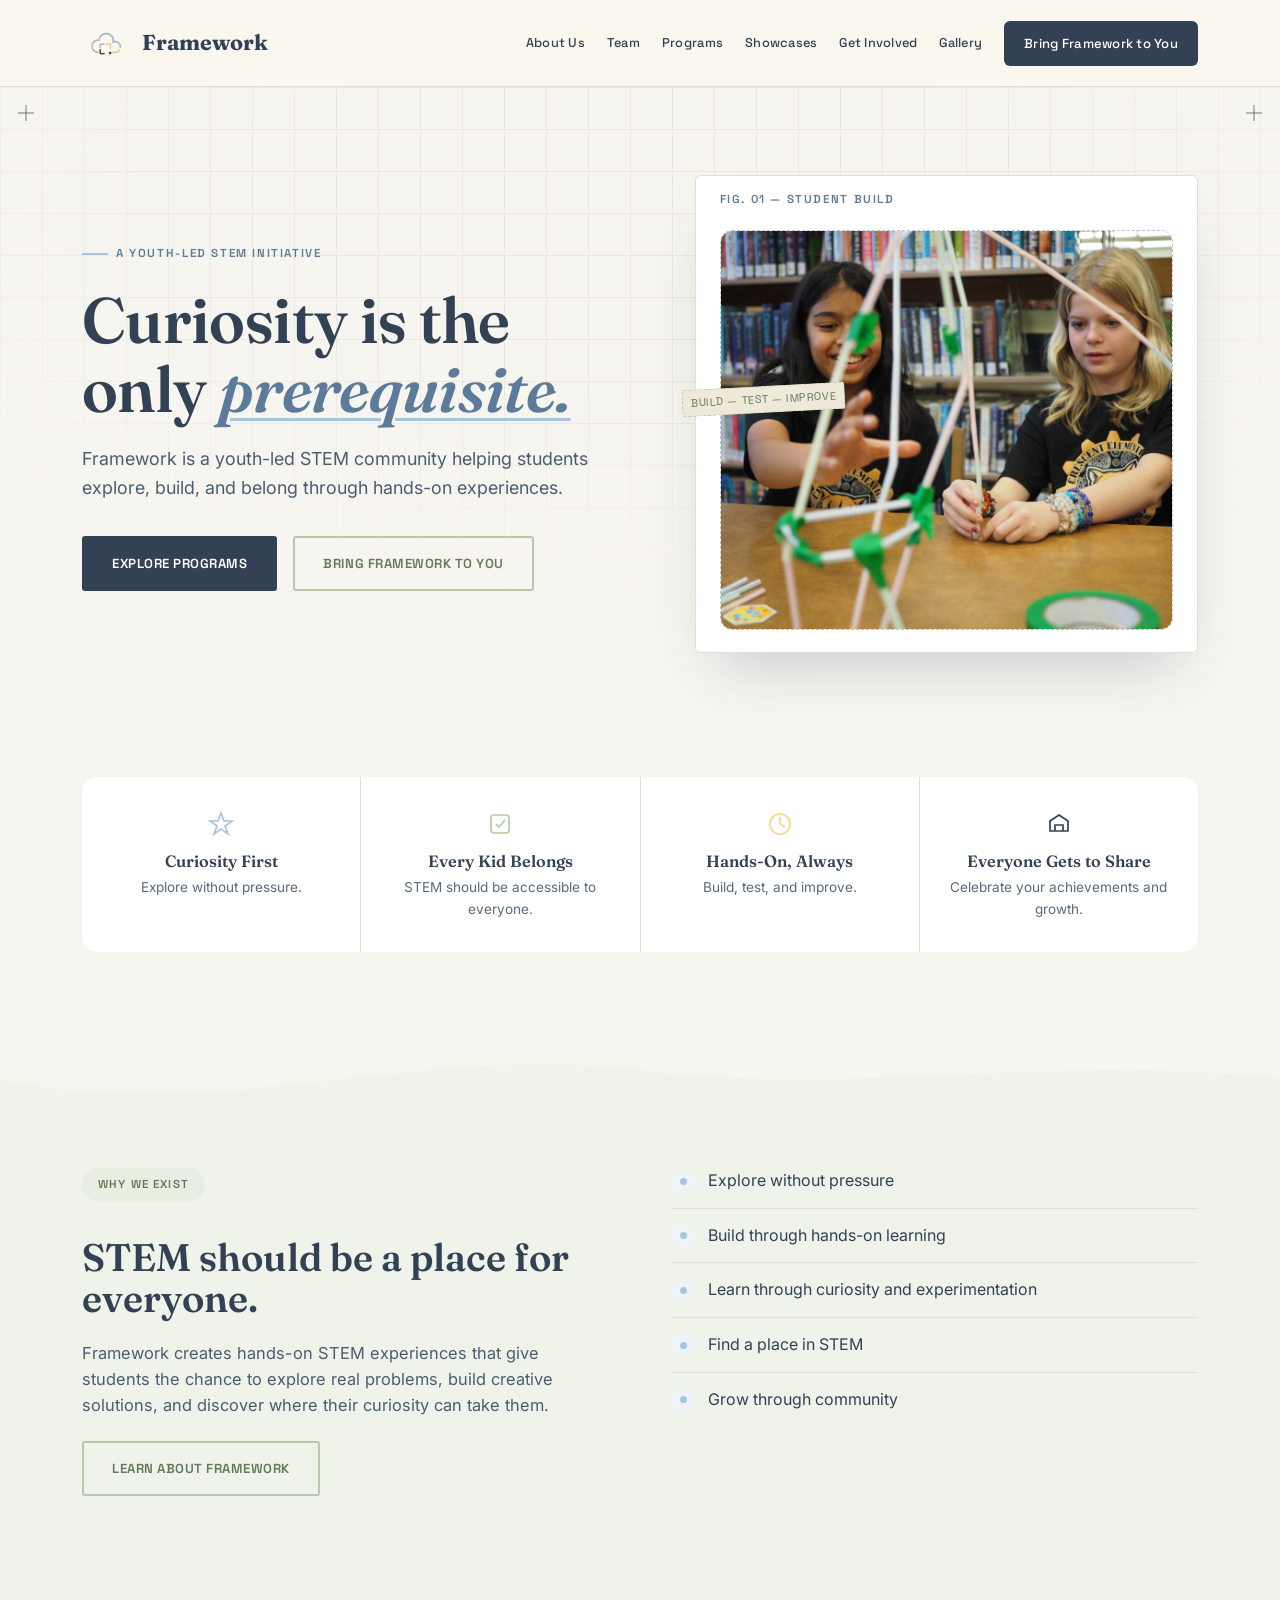
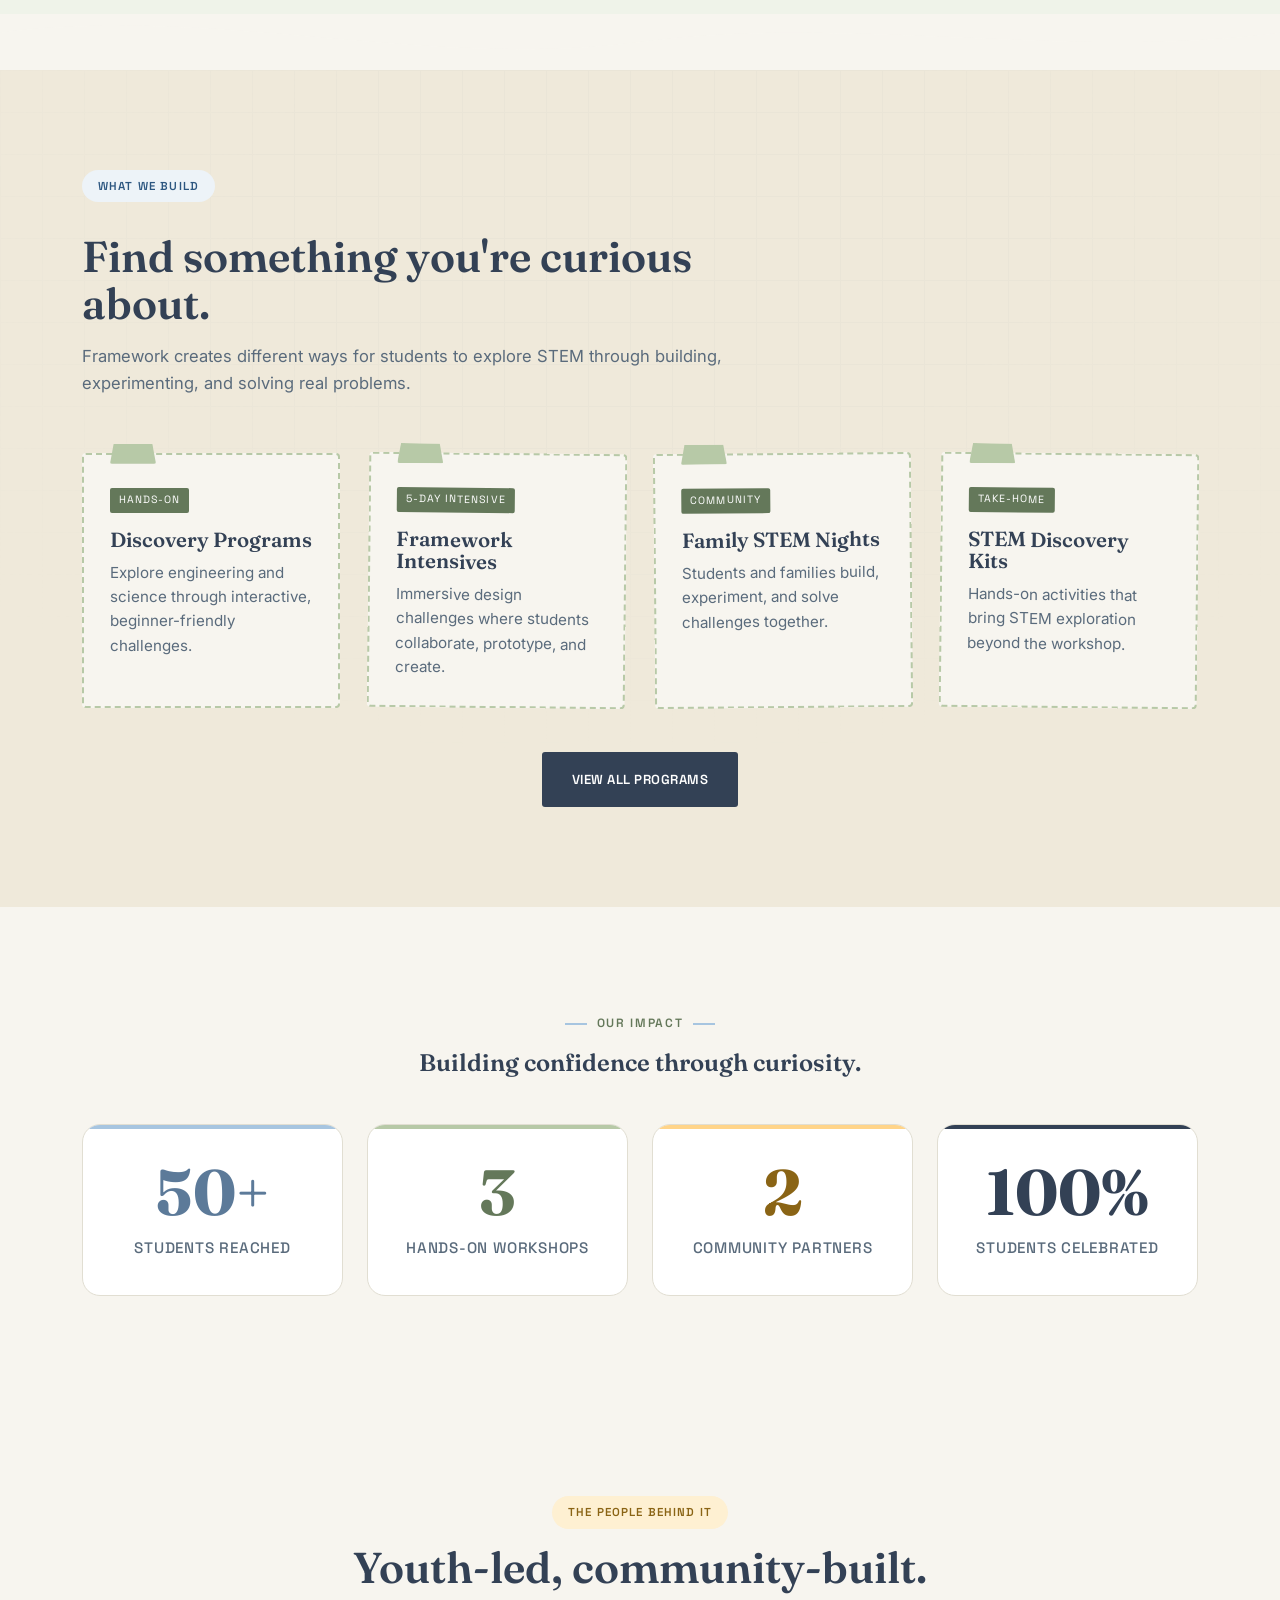
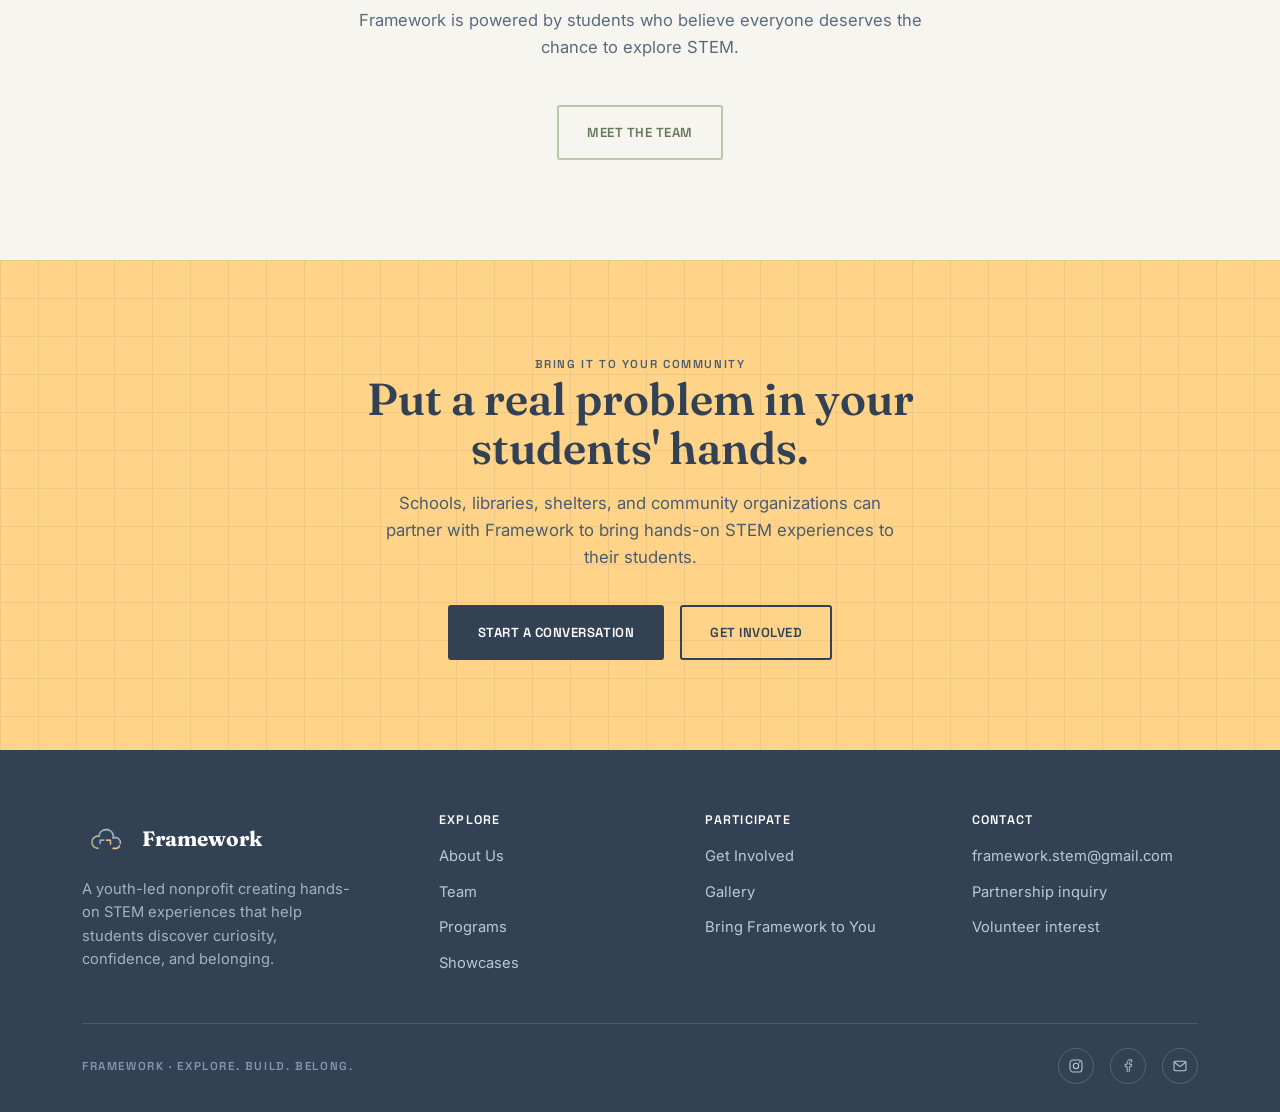
<file: index.html>
<!DOCTYPE html>
<html lang="en">
<head>
<meta charset="UTF-8">
<meta name="viewport" content="width=device-width, initial-scale=1.0">
<title>Framework</title>

<link rel="preconnect" href="https://fonts.googleapis.com">
<link rel="preconnect" href="https://fonts.gstatic.com" crossorigin>
<link href="https://fonts.googleapis.com/css2?family=Fraunces:ital,opsz,wght@0,9..144,300;0,9..144,500;0,9..144,600;0,9..144,700;0,9..144,900;1,9..144,500;1,9..144,600&family=Space+Grotesk:wght@400;500;600;700&family=Inter:wght@400;500;600&display=swap" rel="stylesheet">
<link rel="icon" type="image/png" href="images/fav.png">
<link rel="apple-touch-icon" href="images/fav.png">


<link rel="stylesheet" href="style.css">
</head>

<body>

<header>
  <nav>
    <a href="index.html" class="logo">
      <img src="images/logo.png" alt="Framework logo" style="width:50px;height:50px;object-fit:contain;">
      Framework
    </a>

    <div class="nav-links" id="navLinks">
      <a href="about.html">About Us</a>
      <a href="team.html">Team</a>
      <a href="programs.html">Programs</a>
      <a href="showcases.html">Showcases</a>
      <a href="involved.html">Get Involved</a>
      <a href="gallery.html">Gallery</a>
      <a href="contact.html" class="nav-cta">Bring Framework to You</a>
    </div>

    <button class="menu-btn" id="menuBtn" aria-label="Toggle menu">
      <span></span>
      <span></span>
      <span></span>
    </button>
  </nav>
</header>


<!-- HERO -->
<section class="hero" id="top">
  <div class="blueprint-bg"></div>

  <div class="reg-marks">
    <span class="tl"></span>
    <span class="tr"></span>
  </div>

  <div class="hero-inner">

    <div>
      <div class="eyebrow label">A youth-led STEM initiative</div>

      <h1>
        Curiosity is the only <em>prerequisite.</em>
      </h1>

      <p class="lede">
        Framework is a youth-led STEM community helping students explore,
        build, and belong through hands-on experiences.
      </p>

      <div class="hero-ctas">
        <a href="programs.html" class="btn btn-primary">
          Explore Programs
        </a>

        <a href="contact.html" class="btn btn-outline">
          Bring Framework to You
        </a>
      </div>
    </div>


    <div class="hero-visual">
      <div class="blueprint-card">

        <span class="fig-label label">
          Fig. 01 &mdash; Student Build
        </span>

        <img src="1.JPG" alt="Student Build" style="width:100%;aspect-ratio:340/300;margin-top:26px;object-fit:cover;border-radius:12px;border:1.5px dashed #B9C4CE;">
        <div class="callout callout-1">
          BUILD &mdash; TEST &mdash; IMPROVE
        </div>

      </div>
    </div>

  </div>
</section>


<!-- VALUES -->
<section style="padding:64px 0 90px;">

  <div class="container reveal">

    <div class="highlight-strip">

      <div class="highlight-tile">
        <div class="hs-icon">
          <svg width="30" height="30" viewBox="0 0 30 30" fill="none">
            <path
              d="M15 4 L18 12 L26 12 L19 17 L22 25 L15 20 L8 25 L11 17 L4 12 L12 12 Z"
              stroke="#A7C5E0"
              stroke-width="1.7"
            />
          </svg>
        </div>

        <h4>Curiosity First</h4>
        <p>Explore without pressure.</p>
      </div>


      <div class="highlight-tile">
        <div class="hs-icon">
          <svg width="30" height="30" viewBox="0 0 30 30" fill="none">
            <rect
              x="6"
              y="6"
              width="18"
              height="18"
              rx="3"
              stroke="#B7C9A7"
              stroke-width="1.7"
            />
            <path
              d="M11 15 L14 18 L20 11"
              stroke="#B7C9A7"
              stroke-width="1.7"
              fill="none"
            />
          </svg>
        </div>

        <h4>Every Kid Belongs</h4>
        <p>STEM should be accessible to everyone.</p>
      </div>


      <div class="highlight-tile">
        <div class="hs-icon">
          <svg width="30" height="30" viewBox="0 0 30 30" fill="none">
            <circle
              cx="15"
              cy="15"
              r="10"
              stroke="#FFD489"
              stroke-width="1.7"
            />
            <path
              d="M15 15 L15 8 M15 15 L20 18"
              stroke="#FFD489"
              stroke-width="1.7"
            />
          </svg>
        </div>

        <h4>Hands-On, Always</h4>
        <p>Build, test, and improve.</p>
      </div>


      <div class="highlight-tile">
        <div class="hs-icon">
          <svg width="30" height="30" viewBox="0 0 30 30" fill="none">
            <path
              d="M6 22 L6 12 L15 6 L24 12 L24 22 Z"
              stroke="#334155"
              stroke-width="1.7"
            />
            <path
              d="M11 22 L11 16 L19 16 L19 22"
              stroke="#334155"
              stroke-width="1.7"
            />
          </svg>
        </div>

        <h4>Everyone Gets to Share</h4>
        <p>Celebrate your achievements and growth.</p>
      </div>

    </div>

  </div>

</section>


<div class="wave-divider">
  <svg viewBox="0 0 1440 60" preserveAspectRatio="none">
    <path
      d="M0,40 C240,90 480,0 720,30 C960,60 1200,10 1440,40 L1440,60 L0,60 Z"
      fill="#EFF3E9"
    />
  </svg>
</div>


<!-- MISSION -->
<section class="mission" style="background:#EFF3E9;padding-top:70px;">

  <div class="container">

    <div class="mission-grid">

      <div class="reveal">

        <span class="pill pill-sage" style="margin-bottom:18px;">
          Why we exist
        </span>

        <h2 style="font-size:clamp(1.9rem,3vw,2.4rem);margin:18px 0 20px;">
          STEM should be a place for everyone.
        </h2>

        <p>
          Framework creates hands-on STEM experiences that give students
          the chance to explore real problems, build creative solutions,
          and discover where their curiosity can take them.
        </p>

        <p style="margin-top:22px;">
          <a href="about.html" class="btn btn-outline">
            Learn About Framework
          </a>
        </p>

      </div>


      <div class="reveal">

        <ul class="belief-list">

          <li>
            <span class="mark"></span>
            Explore without pressure
          </li>

          <li>
            <span class="mark"></span>
            Build through hands-on learning
          </li>

          <li>
            <span class="mark"></span>
            Learn through curiosity and experimentation
          </li>

          <li>
            <span class="mark"></span>
            Find a place in STEM
          </li>

          <li>
            <span class="mark"></span>
            Grow through community
          </li>

        </ul>

      </div>

    </div>

  </div>

</section>


<div class="wave-divider">
  <svg viewBox="0 0 1440 60" preserveAspectRatio="none">
    <path
      d="M0,20 C240,-10 480,60 720,30 C960,0 1200,50 1440,20 L1440,0 L0,0 Z"
      fill="#F7F5EF"
    />
  </svg>
</div>


<!-- PROGRAMS TEASER -->
<section class="programs">

  <div class="blueprint-bg"></div>

  <div class="container">

    <div class="section-head reveal">

      <span class="pill pill-sky" style="margin-bottom:16px;">
        What we build
      </span>

      <h2 style="margin-top:16px;">
        Find something you're curious about.
      </h2>

      <p>
        Framework creates different ways for students to explore STEM
        through building, experimenting, and solving real problems.
      </p>

    </div>


    <div class="program-grid four">

      <div class="kit-card reveal">

        <span class="kit-tag">
          Hands-on
        </span>

        <h3>Discovery Programs</h3>

        <p>
          Explore engineering and science through interactive,
          beginner-friendly challenges.
        </p>

      </div>


      <div class="kit-card reveal">

        <span class="kit-tag">
          5-day intensive
        </span>

        <h3>Framework Intensives</h3>

        <p>
          Immersive design challenges where students collaborate,
          prototype, and create.
        </p>

      </div>


      <div class="kit-card reveal">

        <span class="kit-tag">
          Community
        </span>

        <h3>Family STEM Nights</h3>

        <p>
          Students and families build, experiment, and solve challenges
          together.
        </p>

      </div>


      <div class="kit-card reveal">

        <span class="kit-tag">
          Take-home
        </span>

        <h3>STEM Discovery Kits</h3>

        <p>
          Hands-on activities that bring STEM exploration beyond the
          workshop.
        </p>

      </div>

    </div>


    <div style="text-align:center;margin-top:44px;position:relative;z-index:2;">

      <a href="programs.html" class="btn btn-primary">
        View All Programs
      </a>

    </div>

  </div>

</section>


<!-- IMPACT -->
<section class="panel panel-impact">

  <div class="container reveal">

    <p class="section-label">
      Our Impact
    </p>

    <h2>
      Building confidence through curiosity.
    </h2>

    <div class="impact-grid">

      <div class="impact-card">
        <span class="impact-number">50+</span>
        <p class="impact-label">Students Reached</p>
      </div>

      <div class="impact-card">
        <span class="impact-number">3</span>
        <p class="impact-label">Hands-On Workshops</p>
      </div>

      <div class="impact-card">
        <span class="impact-number">2</span>
        <p class="impact-label">Community Partners</p>
      </div>

      <div class="impact-card">
        <span class="impact-number">100%</span>
        <p class="impact-label">Students Celebrated</p>
      </div>

    </div>

  </div>

</section>

<!-- TEAM TEASER -->
<section>

  <div class="container">

    <div
      class="section-head reveal"
      style="margin:0 auto 44px;text-align:center;max-width:600px;"
    >

      <span class="pill pill-sun">
        The people behind it
      </span>

      <h2 style="margin-top:16px;">
        Youth-led, community-built.
      </h2>

      <p>
        Framework is powered by students who believe everyone deserves
        the chance to explore STEM.
      </p>

    </div>


    <div style="text-align:center;margin-top:36px;">

      <a href="team.html" class="btn btn-outline">
        Meet the Team
      </a>

    </div>

  </div>

</section>


<!-- CTA -->
<section class="cta-band">

  <div class="container">

    <span class="label" style="color:#4A5D70;">
      Bring it to your community
    </span>

    <h2>
      Put a real problem in your students' hands.
    </h2>

    <p>
      Schools, libraries, shelters, and community organizations can
      partner with Framework to bring hands-on STEM experiences to
      their students.
    </p>

    <div
      class="hero-ctas"
      style="justify-content:center;"
    >

      <a href="contact.html" class="btn btn-primary">
        Start a Conversation
      </a>

      <a href="involved.html" class="btn btn-outline">
        Get Involved
      </a>

    </div>

  </div>

</section>


<!-- FOOTER -->
<footer>

  <div class="container">

    <div class="footer-grid">

      <div>

        <div class="footer-logo">

          <img
            src="images/logo.png"
            alt="Framework logo"
            style="width:50px;height:50px;object-fit:contain;"
          >

          Framework

        </div>

        <p class="tagline">
          A youth-led nonprofit creating hands-on STEM experiences that
          help students discover curiosity, confidence, and belonging.
        </p>

      </div>


      <div class="col">

        <h4>Explore</h4>

        <ul>

          <li><a href="about.html">About Us</a></li>
          <li><a href="team.html">Team</a></li>
          <li><a href="programs.html">Programs</a></li>
          <li><a href="showcases.html">Showcases</a></li>

        </ul>

      </div>


      <div class="col">

        <h4>Participate</h4>

        <ul>

          <li><a href="involved.html">Get Involved</a></li>
          <li><a href="gallery.html">Gallery</a></li>
          <li><a href="contact.html">Bring Framework to You</a></li>

        </ul>

      </div>


      <div class="col">

        <h4>Contact</h4>

        <ul>

          <li>
            <a href="mailto:framework.stem@gmail.com">
              framework.stem@gmail.com
            </a>
          </li>

          <li>
            <a href="contact.html">
              Partnership inquiry
            </a>
          </li>

          <li>
            <a href="https://forms.gle/vsZQ5yKKpxMuAUAr8">Volunteer interest</a>
          </li>

        </ul>

      </div>

    </div>


    <div class="footer-bottom">

      <span class="label">
        Framework &middot; Explore. Build. Belong.
      </span>

      <div class="socials">
        <a href="#" aria-label="Instagram"><svg width="16" height="16" viewBox="0 0 24 24" fill="none"><rect x="3" y="3" width="18" height="18" rx="5" stroke="#B9C9D8" stroke-width="1.6"/><circle cx="12" cy="12" r="4" stroke="#B9C9D8" stroke-width="1.6"/><circle cx="17.5" cy="6.5" r="1.2" fill="#B9C9D8"/></svg></a>
        <a href="#" aria-label="Facebook"><svg width="16" height="16" viewBox="0 0 24 24" fill="none"><path d="M14 21 L14 13 L17 13 L17.5 9.5 L14 9.5 L14 7.5 C14 6.5 14.3 5.8 15.8 5.8 L17.6 5.8 L17.6 2.7 C17.3 2.7 16.2 2.6 15 2.6 C12.4 2.6 10.7 4.2 10.7 7.1 L10.7 9.5 L7.8 9.5 L7.8 13 L10.7 13 L10.7 21" stroke="#B9C9D8" stroke-width="1.4"/></svg></a>
        <a href="#" aria-label="Email"><svg width="16" height="16" viewBox="0 0 24 24" fill="none"><rect x="3" y="5" width="18" height="14" rx="2" stroke="#B9C9D8" stroke-width="1.6"/><path d="M3 6 L12 13 L21 6" stroke="#B9C9D8" stroke-width="1.6"/></svg></a>
      </div>

    </div>

  </div>

</footer>


<script src="script.js"></script>

</body>
</html>
</file>
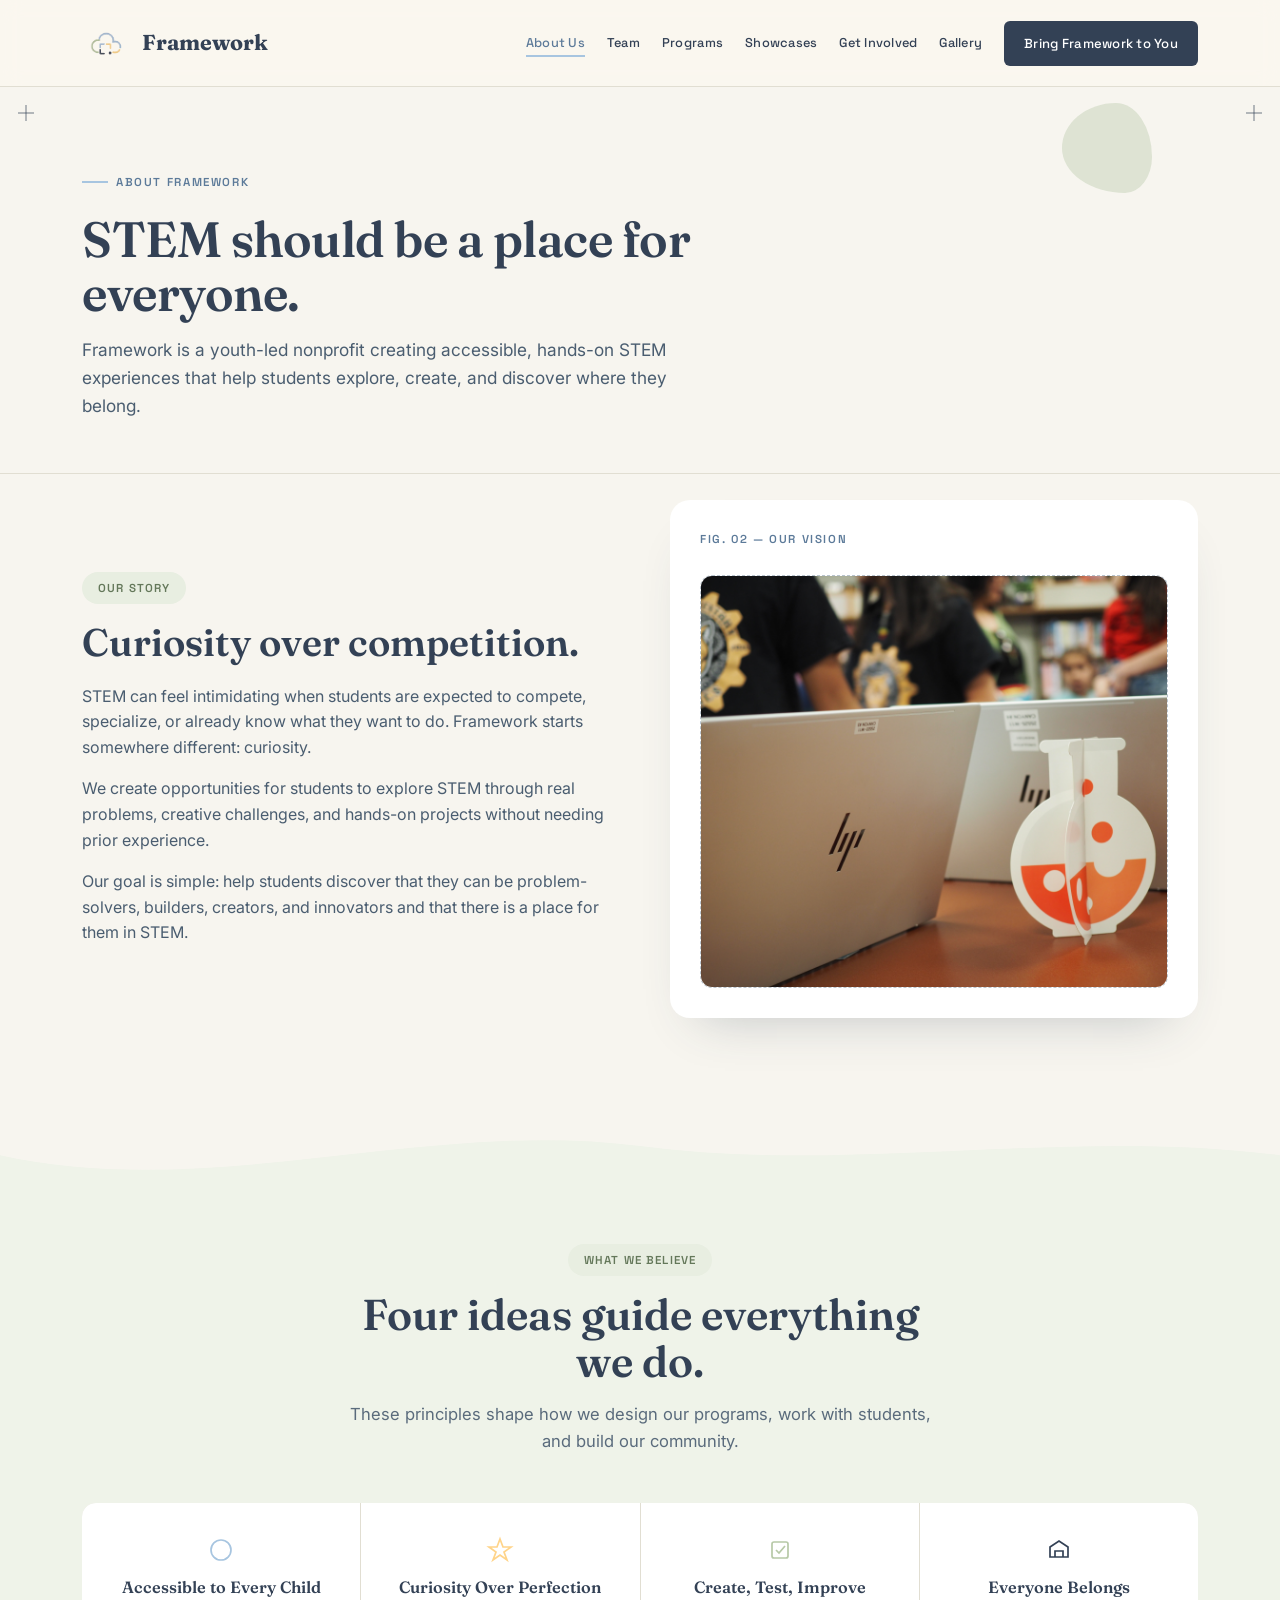
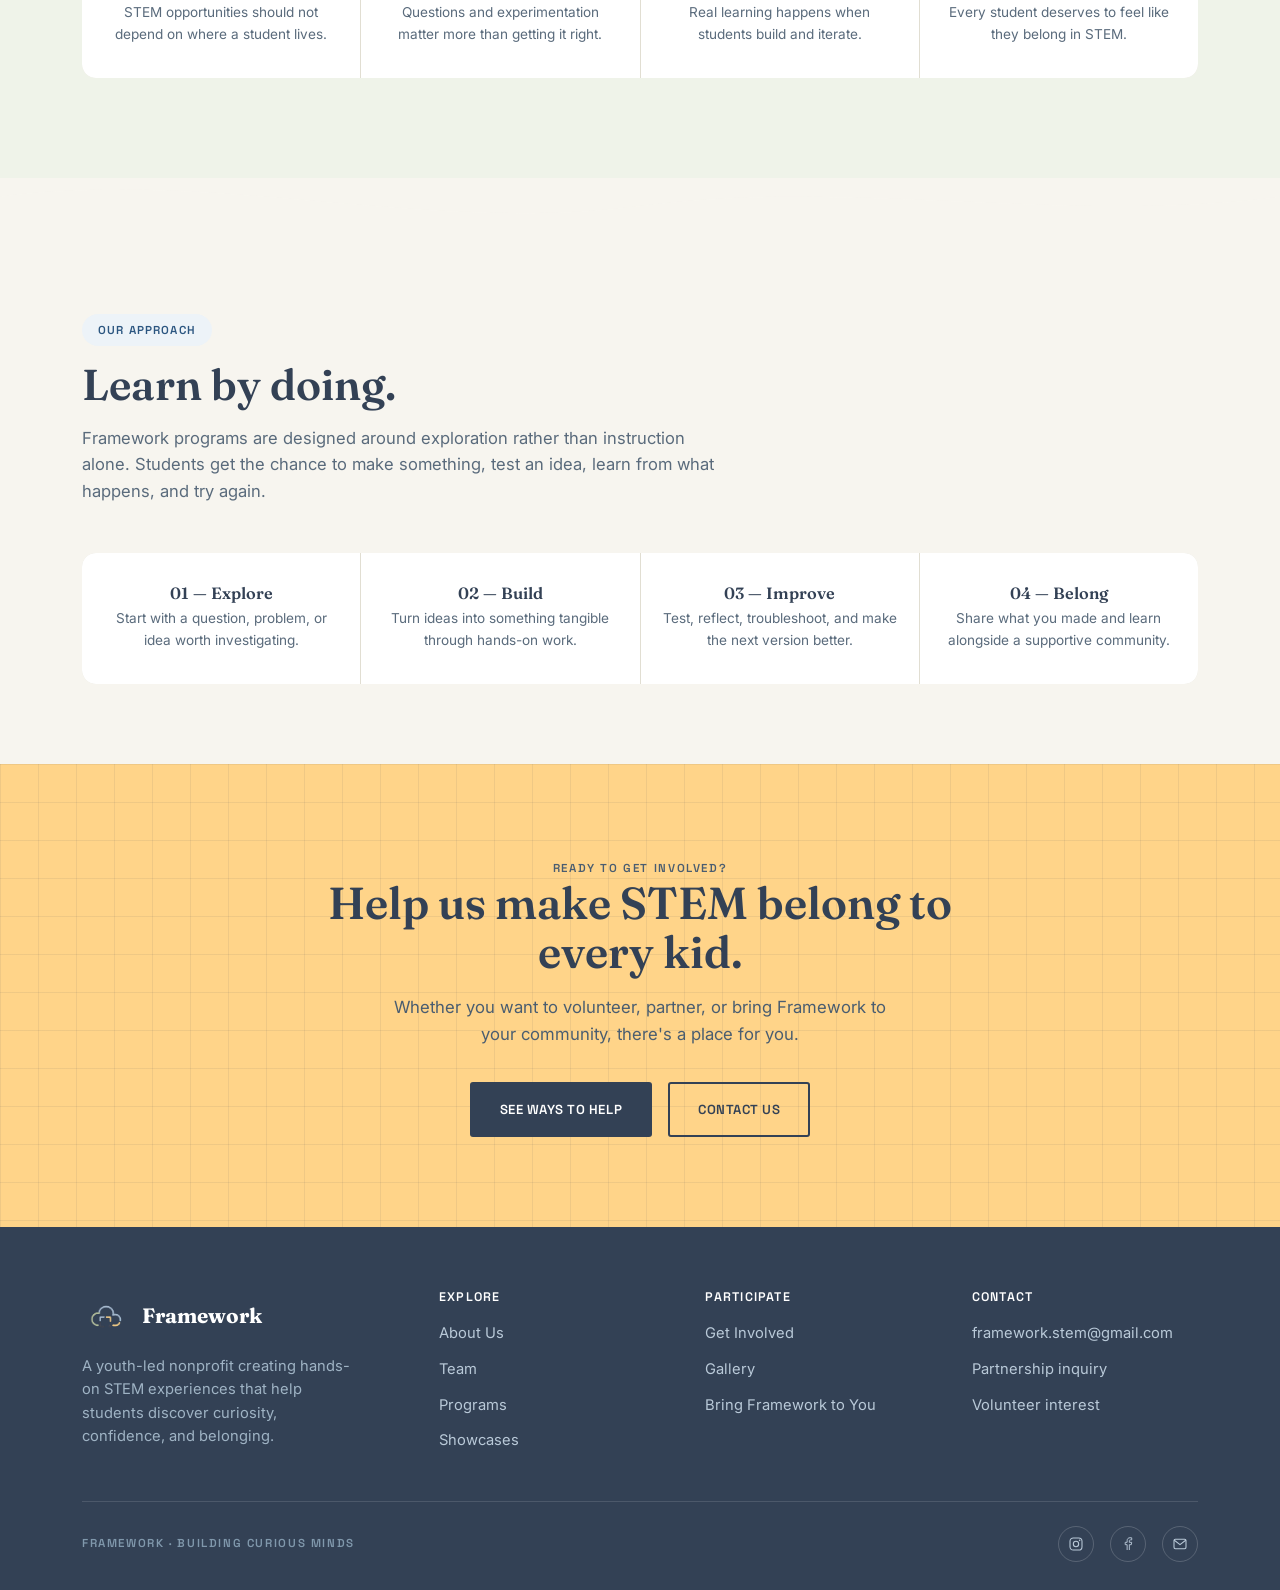
<file: about.html>
<!DOCTYPE html>
<html lang="en">
<head>
<meta charset="UTF-8">
<meta name="viewport" content="width=device-width, initial-scale=1.0">
<title>About Us — Framework</title>
<link rel="preconnect" href="https://fonts.googleapis.com">
<link rel="preconnect" href="https://fonts.gstatic.com" crossorigin>
<link href="https://fonts.googleapis.com/css2?family=Fraunces:ital,opsz,wght@0,9..144,300;0,9..144,500;0,9..144,600;0,9..144,700;0,9..144,900;1,9..144,500;1,9..144,600&family=Space+Grotesk:wght@400;500;600;700&family=Inter:wght@400;500;600&display=swap" rel="stylesheet">
<link rel="stylesheet" href="style.css">
<link rel="icon" type="image/png" href="images/fav.png">
<link rel="apple-touch-icon" href="images/fav.png">


</head>

<body>

<header>
  <nav>
    <a href="index.html" class="logo">
      <img src="images/logo.png" alt="Framework logo" style="width:50px;height:50px;object-fit:contain;">
      Framework
    </a>

    <div class="nav-links" id="navLinks">
      <a href="about.html" class="active">About Us</a>
      <a href="team.html">Team</a>
      <a href="programs.html">Programs</a>
      <a href="showcases.html">Showcases</a>
      <a href="involved.html">Get Involved</a>
      <a href="gallery.html">Gallery</a>
      <a href="contact.html" class="nav-cta">Bring Framework to You</a>
    </div>

    <button class="menu-btn" id="menuBtn" aria-label="Toggle menu">
      <span></span>
      <span></span>
      <span></span>
    </button>
  </nav>
</header>


<!-- PAGE HEADER -->

<section class="page-header">

  <div
    class="blob b-sage"
    style="width:90px;height:90px;top:16px;right:10%;"
  ></div>

  <div class="reg-marks">
    <span class="tl"></span>
    <span class="tr"></span>
  </div>

  <div class="container">

    <div class="eyebrow label">
      About Framework
    </div>

    <h1>
      STEM should be a place for everyone.
    </h1>

    <p>
      Framework is a youth-led nonprofit creating accessible,
      hands-on STEM experiences that help students explore,
      create, and discover where they belong.
    </p>

  </div>

</section>


<!-- OUR STORY -->

<section style="padding-top:26px;">

  <div class="container">

    <div class="split-section reveal">

      <div>

        <span class="pill pill-sage">
          Our story
        </span>

        <h2 style="font-size:clamp(1.9rem,3vw,2.4rem);margin:18px 0 20px;">
          Curiosity over competition.
        </h2>

        <p style="color:#4A5D70;margin-bottom:16px;">
          STEM can feel intimidating when students are expected to
          compete, specialize, or already know what they want to do.
          Framework starts somewhere different: curiosity.
        </p>

        <p style="color:#4A5D70;margin-bottom:16px;">
          We create opportunities for students to explore STEM through
          real problems, creative challenges, and hands-on projects
          without needing prior experience.
        </p>

        <p style="color:#4A5D70;">
          Our goal is simple: help students discover that they can
          be problem-solvers, builders, creators, and innovators
          and that there is a place for them in STEM.
        </p>

      </div>


      <div class="split-visual">

        <span
          class="fig-label label"
          style="position:static;display:block;margin-bottom:18px;color:var(--ink-2);"
        >
          Fig. 02 &mdash; Our Vision
        </span>

        <img src="2.JPG" alt="Student Build" style="width:100%;aspect-ratio:340/300;margin-top:26px;object-fit:cover;border-radius:12px;border:1.5px dashed #B9C4CE;">
      
    </div>

    </div>

  </div>

</section>


<div class="wave-divider">

  <svg viewBox="0 0 1440 60" preserveAspectRatio="none">

    <path
      d="M0,40 C240,90 480,0 720,30 C960,60 1200,10 1440,40 L1440,60 L0,60 Z"
      fill="#EFF3E9"
    />

  </svg>

</div>


<!-- WHY FRAMEWORK -->

<section style="background:#EFF3E9;padding-top:70px;">

  <div class="container">

    <div
      class="section-head reveal"
      style="text-align:center;margin:0 auto 48px;max-width:600px;"
    >

      <span class="pill pill-sage">
        What we believe
      </span>

      <h2 style="margin-top:16px;">
        Four ideas guide everything we do.
      </h2>

      <p>
        These principles shape how we design our programs,
        work with students, and build our community.
      </p>

    </div>


    <div class="highlight-strip reveal">

      <div class="highlight-tile">

        <div class="hs-icon">

          <svg width="30" height="30" viewBox="0 0 30 30" fill="none">

            <circle
              cx="15"
              cy="15"
              r="10"
              stroke="#A7C5E0"
              stroke-width="1.7"
            />

          </svg>

        </div>

        <h4>Accessible to Every Child</h4>

        <p>
          STEM opportunities should not depend on where a student lives.
        </p>

      </div>


      <div class="highlight-tile">

        <div class="hs-icon">

          <svg width="30" height="30" viewBox="0 0 30 30" fill="none">

            <path
              d="M15 4 L18 12 L26 12 L19 17 L22 25 L15 20 L8 25 L11 17 L4 12 L12 12 Z"
              stroke="#FFD489"
              stroke-width="1.7"
            />

          </svg>

        </div>

        <h4>Curiosity Over Perfection</h4>

        <p>
          Questions and experimentation matter more than getting it right.
        </p>

      </div>


      <div class="highlight-tile">

        <div class="hs-icon">

          <svg width="30" height="30" viewBox="0 0 30 30" fill="none">

            <rect
              x="7"
              y="7"
              width="16"
              height="16"
              rx="2"
              stroke="#B7C9A7"
              stroke-width="1.7"
            />

            <path
              d="M11 15 L14 18 L20 11"
              stroke="#B7C9A7"
              stroke-width="1.7"
              fill="none"
            />

          </svg>

        </div>

        <h4>Create, Test, Improve</h4>

        <p>
          Real learning happens when students build and iterate.
        </p>

      </div>


      <div class="highlight-tile">

        <div class="hs-icon">

          <svg width="30" height="30" viewBox="0 0 30 30" fill="none">

            <path
              d="M6 22 L6 12 L15 6 L24 12 L24 22 Z"
              stroke="#334155"
              stroke-width="1.7"
            />

            <path
              d="M11 22 L11 16 L19 16 L19 22"
              stroke="#334155"
              stroke-width="1.7"
            />

          </svg>

        </div>

        <h4>Everyone Belongs</h4>

        <p>
          Every student deserves to feel like they belong in STEM.
        </p>

      </div>

    </div>

  </div>

</section>


<div class="wave-divider">

  <svg viewBox="0 0 1440 60" preserveAspectRatio="none">

    <path
      d="M0,20 C240,-10 480,60 720,30 C960,0 1200,50 1440,20 L1440,0 L0,0 Z"
      fill="#F7F5EF"
    />

  </svg>

</div>


<!-- OUR APPROACH -->

<section style="padding:80px 0;">

  <div class="container">

    <div
      class="section-head reveal"
      style="max-width:650px;margin-bottom:48px;"
    >

      <span class="pill pill-sky">
        Our approach
      </span>

      <h2 style="margin-top:16px;">
        Learn by doing.
      </h2>

      <p>
        Framework programs are designed around exploration rather than
        instruction alone. Students get the chance to make something,
        test an idea, learn from what happens, and try again.
      </p>

    </div>


    <div class="highlight-strip reveal">

      <div class="highlight-tile">

        <h4>01 &mdash; Explore</h4>

        <p>
          Start with a question, problem, or idea worth investigating.
        </p>

      </div>


      <div class="highlight-tile">

        <h4>02 &mdash; Build</h4>

        <p>
          Turn ideas into something tangible through hands-on work.
        </p>

      </div>


      <div class="highlight-tile">

        <h4>03 &mdash; Improve</h4>

        <p>
          Test, reflect, troubleshoot, and make the next version better.
        </p>

      </div>


      <div class="highlight-tile">

        <h4>04 &mdash; Belong</h4>

        <p>
          Share what you made and learn alongside a supportive community.
        </p>

      </div>

    </div>

  </div>

</section>


<!-- CTA -->

<section class="cta-band">

  <div class="container">

    <span class="label" style="color:#4A5D70;">
      Ready to get involved?
    </span>

    <h2>
      Help us make STEM belong to every kid.
    </h2>

    <p>
      Whether you want to volunteer, partner, or bring Framework to
      your community, there's a place for you.
    </p>

    <div
      class="hero-ctas"
      style="justify-content:center;"
    >

      <a href="involved.html" class="btn btn-primary">
        See Ways to Help
      </a>

      <a href="contact.html" class="btn btn-outline">
        Contact Us
      </a>

    </div>

  </div>

</section>


<!-- FOOTER -->

<footer>

  <div class="container">

    <div class="footer-grid">

      <div>

        <div class="footer-logo">

          <img
            src="images/logo.png"
            alt="Framework logo"
            style="width:50px;height:50px;object-fit:contain;"
          >

          Framework

        </div>

        <p class="tagline">
          A youth-led nonprofit creating hands-on STEM experiences
          that help students discover curiosity, confidence,
          and belonging.
        </p>

      </div>


      <div class="col">

        <h4>Explore</h4>

        <ul>

          <li><a href="about.html">About Us</a></li>
          <li><a href="team.html">Team</a></li>
          <li><a href="programs.html">Programs</a></li>
          <li><a href="showcases.html">Showcases</a></li>

        </ul>

      </div>


      <div class="col">

        <h4>Participate</h4>

        <ul>

          <li><a href="involved.html">Get Involved</a></li>
          <li><a href="gallery.html">Gallery</a></li>
          <li><a href="contact.html">Bring Framework to You</a></li>

        </ul>

      </div>


      <div class="col">

        <h4>Contact</h4>

        <ul>

          <li>
            <a href="mailto:framework.stem@gmail.com">
              framework.stem@gmail.com
            </a>
          </li>

          <li>
            <a href="contact.html">
              Partnership inquiry
            </a>
          </li>

          <li>
            <a href="https://forms.gle/vsZQ5yKKpxMuAUAr8">
              Volunteer interest
            </a>
          </li>

        </ul>

      </div>

    </div>


    <div class="footer-bottom">

      <span class="label">
        Framework &middot; Building Curious Minds
      </span>

      <div class="socials">

        <a href="#" aria-label="Instagram">
          <svg width="16" height="16" viewBox="0 0 24 24" fill="none">
            <rect x="3" y="3" width="18" height="18" rx="5"
              stroke="#B9C9D8" stroke-width="1.6"/>
            <circle cx="12" cy="12" r="4"
              stroke="#B9C9D8" stroke-width="1.6"/>
            <circle cx="17.5" cy="6.5" r="1.2"
              fill="#B9C9D8"/>
          </svg>
        </a>

        <a href="#" aria-label="Facebook">
          <svg width="16" height="16" viewBox="0 0 24 24" fill="none">
            <path
              d="M14 21 L14 13 L17 13 L17.5 9.5 L14 9.5 L14 7.5 C14 6.5 14.3 5.8 15.8 5.8 L17.6 5.8 L17.6 2.7 C17.3 2.7 16.2 2.6 15 2.6 C12.4 2.6 10.7 4.2 10.7 7.1 L10.7 9.5 L7.8 9.5 L7.8 13 L10.7 13 L10.7 21"
              stroke="#B9C9D8"
              stroke-width="1.4"
            />
          </svg>
        </a>

        <a href="#" aria-label="Email">
          <svg width="16" height="16" viewBox="0 0 24 24" fill="none">
            <rect
              x="3"
              y="5"
              width="18"
              height="14"
              rx="2"
              stroke="#B9C9D8"
              stroke-width="1.6"
            />
            <path
              d="M3 6 L12 13 L21 6"
              stroke="#B9C9D8"
              stroke-width="1.6"
            />
          </svg>
        </a>

      </div>

    </div>

  </div>

</footer>


<script src="script.js"></script>

</body>
</html>
</file>
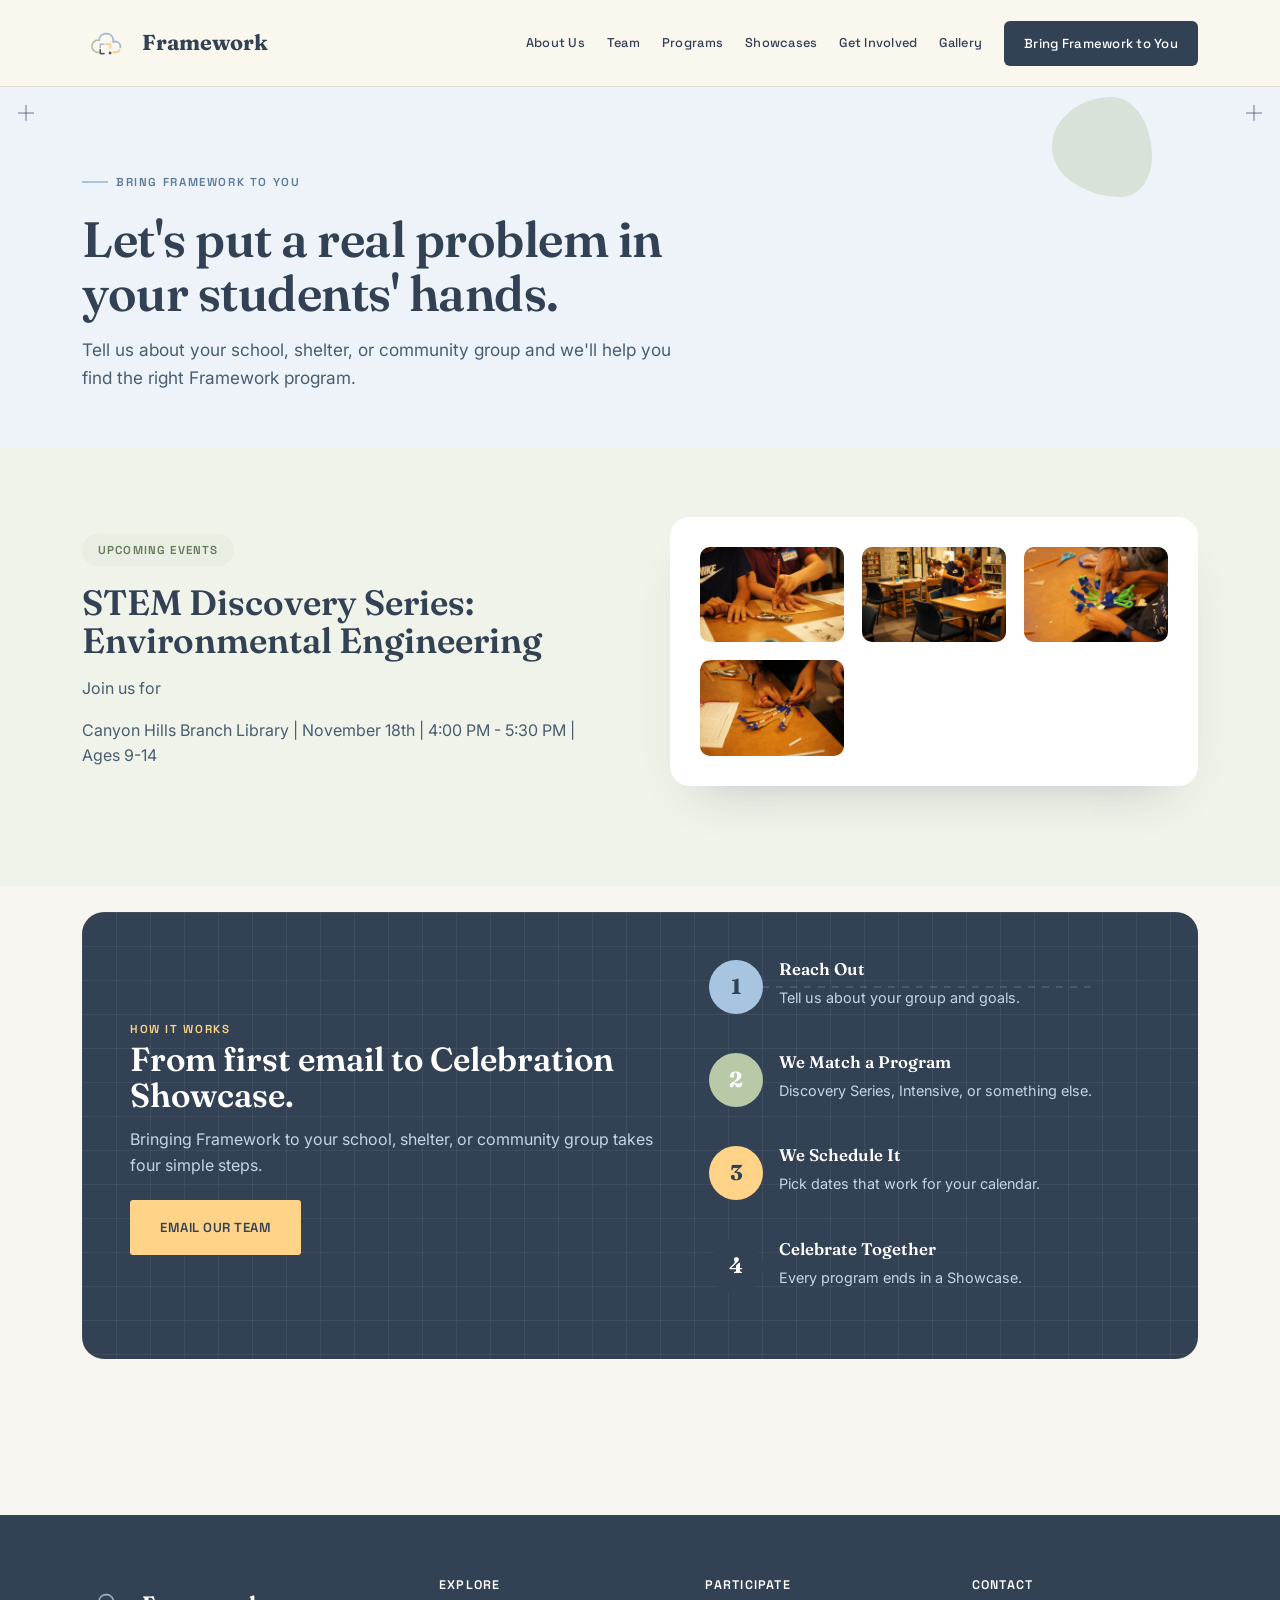
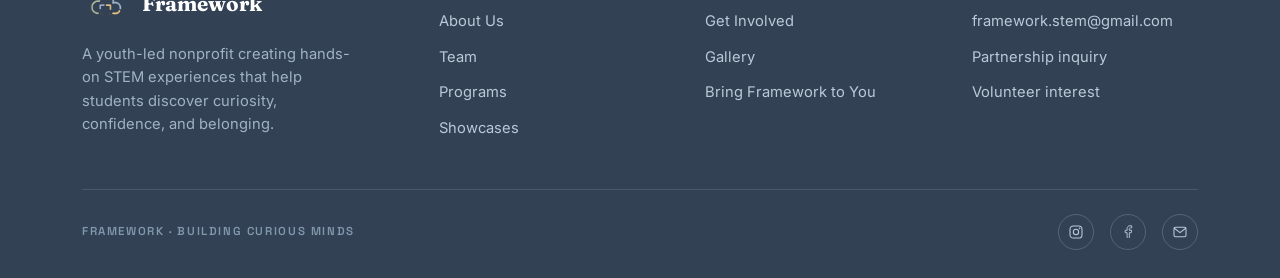
<file: contact.html>
<!DOCTYPE html>
<html lang="en">
<head>
<meta charset="UTF-8">
<meta name="viewport" content="width=device-width, initial-scale=1.0">
<title>Contact — Framework </title>
<link rel="preconnect" href="https://fonts.googleapis.com">
<link rel="preconnect" href="https://fonts.gstatic.com" crossorigin>
<link href="https://fonts.googleapis.com/css2?family=Fraunces:ital,opsz,wght@0,9..144,300;0,9..144,500;0,9..144,600;0,9..144,700;0,9..144,900;1,9..144,500;1,9..144,600&family=Space+Grotesk:wght@400;500;600;700&family=Inter:wght@400;500;600&display=swap" rel="stylesheet">
<link rel="stylesheet" href="style.css">
<link rel="icon" type="image/png" href="images/fav.png">
<link rel="apple-touch-icon" href="images/fav.png">


</head>
<body>

<header>
  <nav>
    <a href="index.html" class="logo">
      <img src="images/logo.png" alt="Framework logo" style="width:50px;height:50px;object-fit:contain;">
      Framework
    </a>
    <div class="nav-links" id="navLinks">
      <a href="about.html">About Us</a>
      <a href="team.html">Team</a>
      <a href="programs.html">Programs</a>
      <a href="showcases.html">Showcases</a>
      <a href="involved.html">Get Involved</a>
      <a href="gallery.html">Gallery</a>
      <a href="contact.html" class="nav-cta">Bring Framework to You</a>
    </div>
    <button class="menu-btn" id="menuBtn" aria-label="Toggle menu"><span></span><span></span><span></span></button>
  </nav>
</header>

<section class="page-header pg-sky">
  <div class="blob b-sage" style="width:100px;height:100px;top:10px;right:10%;"></div>
  <div class="reg-marks"><span class="tl"></span><span class="tr"></span></div>
  <div class="container">
    <div class="eyebrow label">Bring framework to you</div>
    <h1>Let's put a real problem in your students' hands.</h1>
    <p>Tell us about your school, shelter, or community group and we'll help you find the right Framework program.</p>
  </div>
</section>
<section style="background:#EFF3E9;padding-top:70px;">
  <div class="container">
    <div class="split-section reverse reveal">
      <div class="split-visual">
        <div class="showcase-grid-icons">
          <img src="bring1.JPG" style="width:100%;border-radius:10px;">
          <img src="bring2.JPG" style="width:100%;border-radius:10px;">
          <img src="bring3.JPG" style="width:100%;border-radius:10px;">
          <img src="bring4.JPG" style="width:100%;border-radius:10px;">
        </div>
      </div>
      <div>
        <span class="pill pill-sage">Upcoming Events</span>
        <h2 style="font-size:clamp(1.7rem,3vw,2.2rem);margin:18px 0 16px;">STEM Discovery Series: Environmental Engineering</h2>
        <p style="color:#4A5D70;margin-bottom:16px;">Join us for</p>
        <p style="color:#4A5D70;">Canyon Hills Branch Library | November 18th | 4:00 PM - 5:30 PM | Ages 9-14</p>
      </div>
    </div>
  </div>
</section>

<section style="padding-top:26px;">
  <div class="container">
    <div class="bring-card reveal">
      <div>
        <span class="label" style="color:var(--sun);">How it works</span>
        <h2>From first email to Celebration Showcase.</h2>
        <p>Bringing Framework to your school, shelter, or community group takes four simple steps.</p>
        <a href="mailto:framework.stem@gmail.com" class="btn" style="background:var(--sun);color:var(--ink);">Email Our Team</a>
      </div>
      <div class="steps-row" style="grid-template-columns:1fr;gap:22px;color:rgba(255,255,255,.3);">
        <div class="step" style="text-align:left;display:flex;gap:16px;align-items:flex-start;">
          <div class="step-num" style="margin:0;flex-shrink:0;">1</div>
          <div><h4 style="color:var(--white);">Reach Out</h4><p style="color:#C4D5E5;">Tell us about your group and goals.</p></div>
        </div>
        <div class="step" style="text-align:left;display:flex;gap:16px;align-items:flex-start;">
          <div class="step-num" style="margin:0;flex-shrink:0;">2</div>
          <div><h4 style="color:var(--white);">We Match a Program</h4><p style="color:#C4D5E5;">Discovery Series, Intensive, or something else.</p></div>
        </div>
        <div class="step" style="text-align:left;display:flex;gap:16px;align-items:flex-start;">
          <div class="step-num" style="margin:0;flex-shrink:0;">3</div>
          <div><h4 style="color:var(--white);">We Schedule It</h4><p style="color:#C4D5E5;">Pick dates that work for your calendar.</p></div>
        </div>
        <div class="step" style="text-align:left;display:flex;gap:16px;align-items:flex-start;">
          <div class="step-num" style="margin:0;flex-shrink:0;">4</div>
          <div><h4 style="color:var(--white);">Celebrate Together</h4><p style="color:#C4D5E5;">Every program ends in a Showcase.</p></div>
        </div>
      </div>
    </div>
  </div>
</section>
<div class="wave-divider"><svg viewBox="0 0 1440 60" preserveAspectRatio="none"><path d="M0,20 C240,-10 480,60 720,30 C960,0 1200,50 1440,20 L1440,0 L0,0 Z" fill="#F7F5EF"/></svg></div>
<footer>
  <div class="container">
    <div class="footer-grid">
      <div>
        <div class="footer-logo">
          <img src="images/logo.png" alt="Framework logo" style="width:50px;height:50px;object-fit:contain;">
          Framework
        </div>
        <p class="tagline">A youth-led nonprofit creating hands-on STEM experiences that help students discover curiosity, confidence, and belonging.</p>
      </div>
      <div class="col">
        <h4>Explore</h4>
        <ul>
          <li><a href="about.html">About Us</a></li>
          <li><a href="team.html">Team</a></li>
          <li><a href="programs.html">Programs</a></li>
          <li><a href="showcases.html">Showcases</a></li>
        </ul>
      </div>
      <div class="col">
        <h4>Participate</h4>
        <ul>
          <li><a href="involved.html">Get Involved</a></li>
          <li><a href="gallery.html">Gallery</a></li>
          <li><a href="contact.html">Bring Framework to You</a></li>
        </ul>
      </div>
      <div class="col">
        <h4>Contact</h4>
        <ul>
          <li><a href="mailto:framework.stem@gmail.com">framework.stem@gmail.com</a></li>
          <li><a href="contact.html">Partnership inquiry</a></li>
          <li><a href="https://forms.gle/vsZQ5yKKpxMuAUAr8">Volunteer interest</a></li>
        </ul>
      </div>
    </div>
    <div class="footer-bottom">
      <span class="label">Framework &middot; Building Curious Minds</span>
      <div class="socials">
        <a href="#" aria-label="Instagram"><svg width="16" height="16" viewBox="0 0 24 24" fill="none"><rect x="3" y="3" width="18" height="18" rx="5" stroke="#B9C9D8" stroke-width="1.6"/><circle cx="12" cy="12" r="4" stroke="#B9C9D8" stroke-width="1.6"/><circle cx="17.5" cy="6.5" r="1.2" fill="#B9C9D8"/></svg></a>
        <a href="#" aria-label="Facebook"><svg width="16" height="16" viewBox="0 0 24 24" fill="none"><path d="M14 21 L14 13 L17 13 L17.5 9.5 L14 9.5 L14 7.5 C14 6.5 14.3 5.8 15.8 5.8 L17.6 5.8 L17.6 2.7 C17.3 2.7 16.2 2.6 15 2.6 C12.4 2.6 10.7 4.2 10.7 7.1 L10.7 9.5 L7.8 9.5 L7.8 13 L10.7 13 L10.7 21" stroke="#B9C9D8" stroke-width="1.4"/></svg></a>
        <a href="#" aria-label="Email"><svg width="16" height="16" viewBox="0 0 24 24" fill="none"><rect x="3" y="5" width="18" height="14" rx="2" stroke="#B9C9D8" stroke-width="1.6"/><path d="M3 6 L12 13 L21 6" stroke="#B9C9D8" stroke-width="1.6"/></svg></a>
      </div>
    </div>
  </div>
</footer>

<script src="script.js"></script>

</body>
</html>
</file>
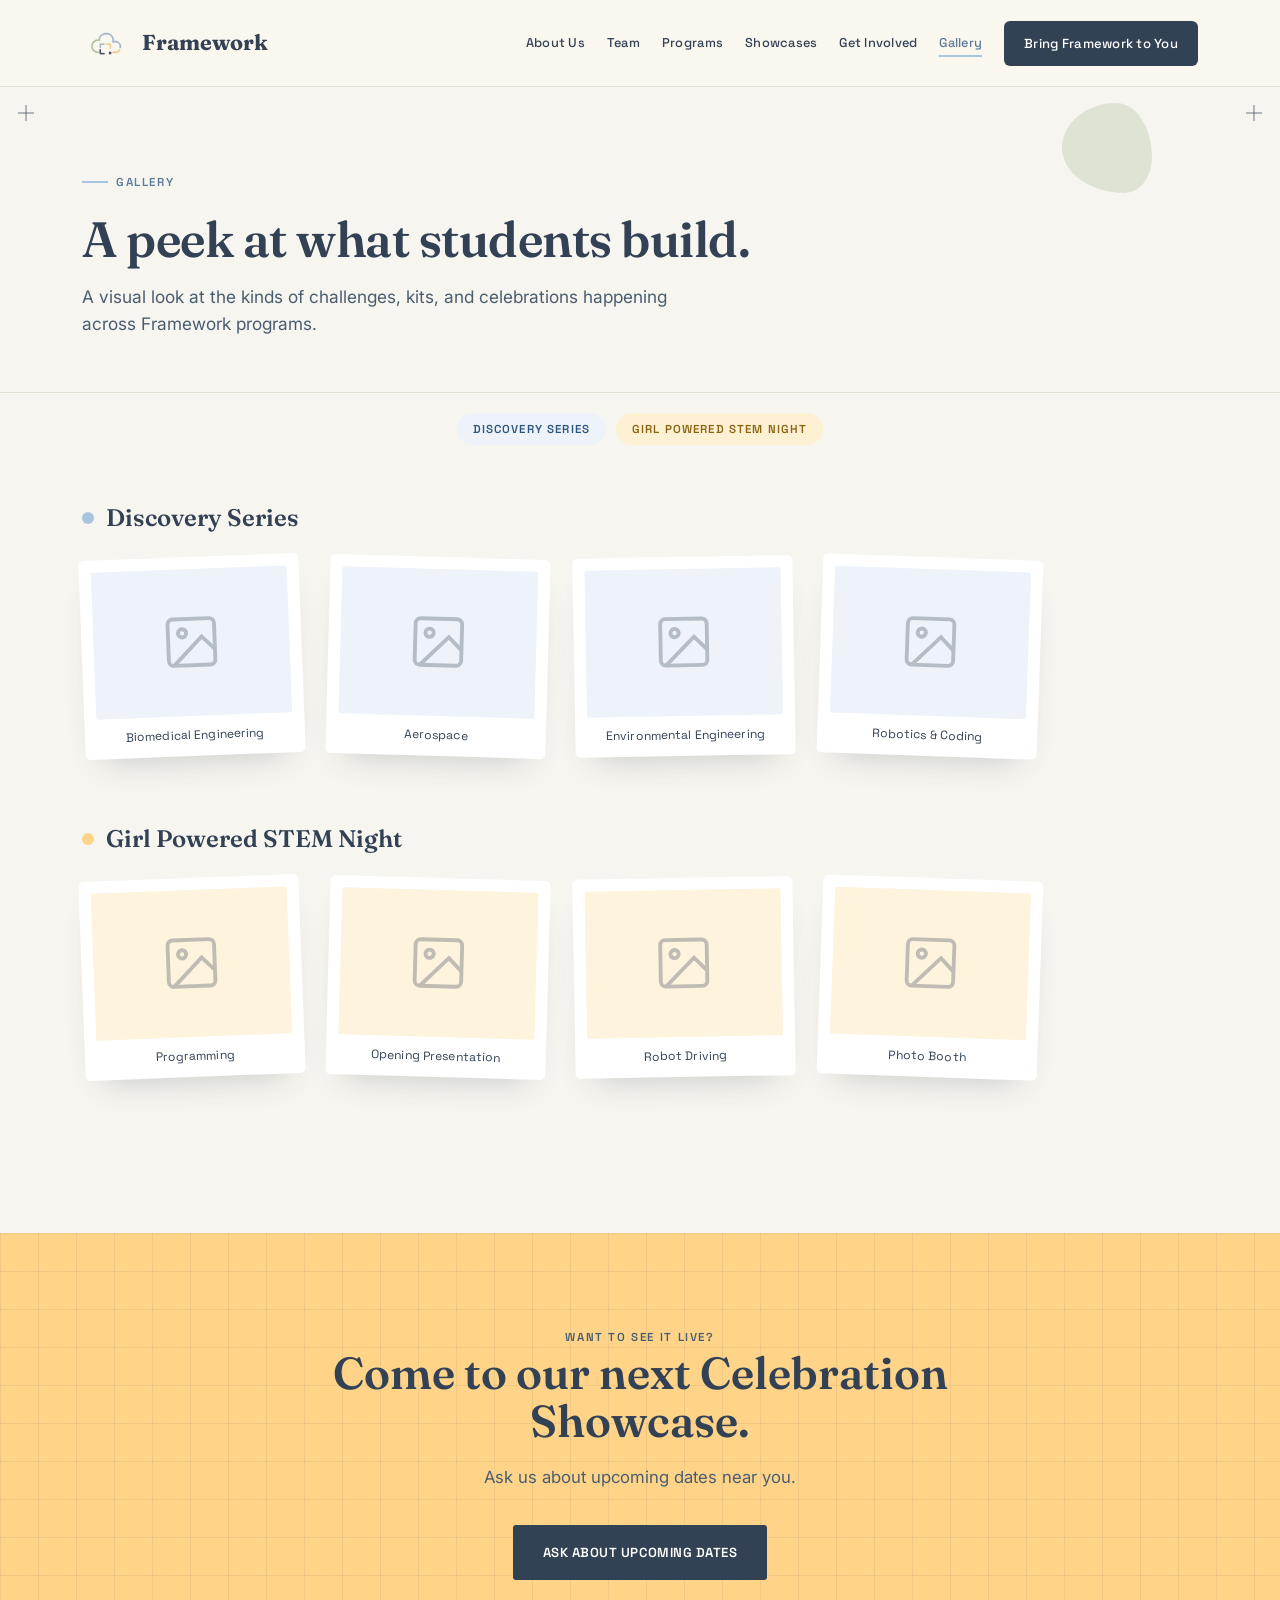
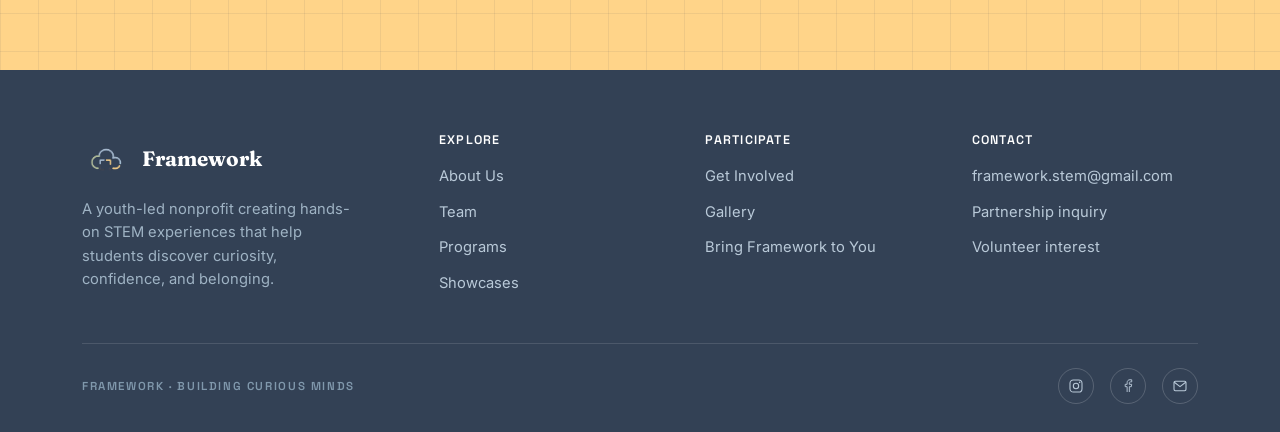
<file: gallery.html>
<!DOCTYPE html>
<html lang="en">
<head>
<meta charset="UTF-8">
<meta name="viewport" content="width=device-width, initial-scale=1.0">
<title>Gallery — Framework </title>
<link rel="preconnect" href="https://fonts.googleapis.com">
<link rel="preconnect" href="https://fonts.gstatic.com" crossorigin>
<link href="https://fonts.googleapis.com/css2?family=Fraunces:ital,opsz,wght@0,9..144,300;0,9..144,500;0,9..144,600;0,9..144,700;0,9..144,900;1,9..144,500;1,9..144,600&family=Space+Grotesk:wght@400;500;600;700&family=Inter:wght@400;500;600&display=swap" rel="stylesheet">
<link rel="stylesheet" href="style.css">
<link rel="icon" type="image/png" href="images/fav.png">
<link rel="apple-touch-icon" href="images/fav.png">

</head>
<body>

<header>
  <nav>
    <a href="index.html" class="logo">
      <img src="images/logo.png" alt="Framework logo" style="width:50px;height:50px;object-fit:contain;">
      Framework
    </a>
    <div class="nav-links" id="navLinks">
      <a href="about.html">About Us</a>
      <a href="team.html">Team</a>
      <a href="programs.html">Programs</a>
      <a href="showcases.html">Showcases</a>
      <a href="involved.html">Get Involved</a>
      <a href="gallery.html" class="active">Gallery</a>
      <a href="contact.html" class="nav-cta">Bring Framework to You</a>
    </div>
    <button class="menu-btn" id="menuBtn" aria-label="Toggle menu"><span></span><span></span><span></span></button>
  </nav>
</header>

<section class="page-header">
  <div class="blob b-sage" style="width:90px;height:90px;top:16px;right:10%;"></div>
  <div class="reg-marks"><span class="tl"></span><span class="tr"></span></div>
  <div class="container">
    <div class="eyebrow label">Gallery</div>
    <h1>A peek at what students build.</h1>
    <p>A visual look at the kinds of challenges, kits, and celebrations happening across Framework programs.</p>
  </div>
</section>

<section style="padding-top:20px;">
  <div class="container">

    <div class="gallery-nav reveal">
      <a href="#discovery-series" class="pill pill-sky">Discovery Series</a>
      <a href="#girl-powered" class="pill pill-sun">Girl Powered STEM Night</a>
    </div>

    <div id="discovery-series" class="gallery-category reveal">
      <h3 class="gallery-cat-title"><span class="cat-dot" style="background:var(--sky);"></span>Discovery Series</h3>
      <div class="gallery-grid">
        <div class="polaroid">
          <div class="polaroid-art pa-sky"></div>
          <div class="cap">Biomedical Engineering</div>
        </div>
        <div class="polaroid">
          <div class="polaroid-art pa-sky"></div>
          <div class="cap">Aerospace</div>
        </div>
        <div class="polaroid">
          <div class="polaroid-art pa-sky"></div>
          <div class="cap">Environmental Engineering</div>
        </div>
        <div class="polaroid">
          <div class="polaroid-art pa-sky"></div>
          <div class="cap">Robotics & Coding</div>
        </div>
      </div>
    </div>

    <div id="girl-powered" class="gallery-category reveal">
      <h3 class="gallery-cat-title"><span class="cat-dot" style="background:var(--sun);"></span>Girl Powered STEM Night</h3>
      <div class="gallery-grid">
        <div class="polaroid">
          <div class="polaroid-art pa-sun"></div>
          <div class="cap"> Programming</div>
        </div>
        <div class="polaroid">
          <div class="polaroid-art pa-sun"></div>
          <div class="cap">Opening Presentation</div>
        </div>
        <div class="polaroid">
          <div class="polaroid-art pa-sun"></div>
          <div class="cap">Robot Driving</div>
        </div>
        <div class="polaroid">
          <div class="polaroid-art pa-sun"></div>
          <div class="cap"> Photo Booth</div>
        </div>
      </div>
    </div>

</section>
<div class="wave-divider"><svg viewBox="0 0 1440 60" preserveAspectRatio="none"><path d="M0,20 C240,-10 480,60 720,30 C960,0 1200,50 1440,20 L1440,0 L0,0 Z" fill="#F7F5EF"/></svg></div>
<section class="cta-band">
  <div class="container">
    <span class="label" style="color:#4A5D70;">Want to see it live?</span>
    <h2>Come to our next Celebration Showcase.</h2>
    <p>Ask us about upcoming dates near you.</p>
    <div class="hero-ctas" style="justify-content:center;">
      <a href="contact.html" class="btn btn-primary">Ask About Upcoming Dates</a>
    </div>
  </div>
</section>

<footer>
  <div class="container">
    <div class="footer-grid">
      <div>
        <div class="footer-logo">
          <img src="images/logo.png" alt="Framework logo" style="width:50px;height:50px;object-fit:contain;">
          Framework
        </div>
        <p class="tagline">A youth-led nonprofit creating hands-on STEM experiences that help students discover curiosity, confidence, and belonging.</p>
      </div>
      <div class="col">
        <h4>Explore</h4>
        <ul>
          <li><a href="about.html">About Us</a></li>
          <li><a href="team.html">Team</a></li>
          <li><a href="programs.html">Programs</a></li>
          <li><a href="showcases.html">Showcases</a></li>
        </ul>
      </div>
      <div class="col">
        <h4>Participate</h4>
        <ul>
          <li><a href="involved.html">Get Involved</a></li>
          <li><a href="gallery.html">Gallery</a></li>
          <li><a href="contact.html">Bring Framework to You</a></li>
        </ul>
      </div>
      <div class="col">
        <h4>Contact</h4>
        <ul>
          <li><a href="mailto:framework.stem@gmail.com">framework.stem@gmail.com</a></li>
          <li><a href="contact.html">Partnership inquiry</a></li>
          <li><a href="https://forms.gle/vsZQ5yKKpxMuAUAr8">Volunteer interest</a></li>
        </ul>
      </div>
    </div>
    <div class="footer-bottom">
      <span class="label">Framework &middot; Building Curious Minds</span>
      <div class="socials">
        <a href="#" aria-label="Instagram"><svg width="16" height="16" viewBox="0 0 24 24" fill="none"><rect x="3" y="3" width="18" height="18" rx="5" stroke="#B9C9D8" stroke-width="1.6"/><circle cx="12" cy="12" r="4" stroke="#B9C9D8" stroke-width="1.6"/><circle cx="17.5" cy="6.5" r="1.2" fill="#B9C9D8"/></svg></a>
        <a href="#" aria-label="Facebook"><svg width="16" height="16" viewBox="0 0 24 24" fill="none"><path d="M14 21 L14 13 L17 13 L17.5 9.5 L14 9.5 L14 7.5 C14 6.5 14.3 5.8 15.8 5.8 L17.6 5.8 L17.6 2.7 C17.3 2.7 16.2 2.6 15 2.6 C12.4 2.6 10.7 4.2 10.7 7.1 L10.7 9.5 L7.8 9.5 L7.8 13 L10.7 13 L10.7 21" stroke="#B9C9D8" stroke-width="1.4"/></svg></a>
        <a href="#" aria-label="Email"><svg width="16" height="16" viewBox="0 0 24 24" fill="none"><rect x="3" y="5" width="18" height="14" rx="2" stroke="#B9C9D8" stroke-width="1.6"/><path d="M3 6 L12 13 L21 6" stroke="#B9C9D8" stroke-width="1.6"/></svg></a>
      </div>
    </div>
  </div>
</footer>

<script src="script.js"></script>

</body>
</html>
</file>
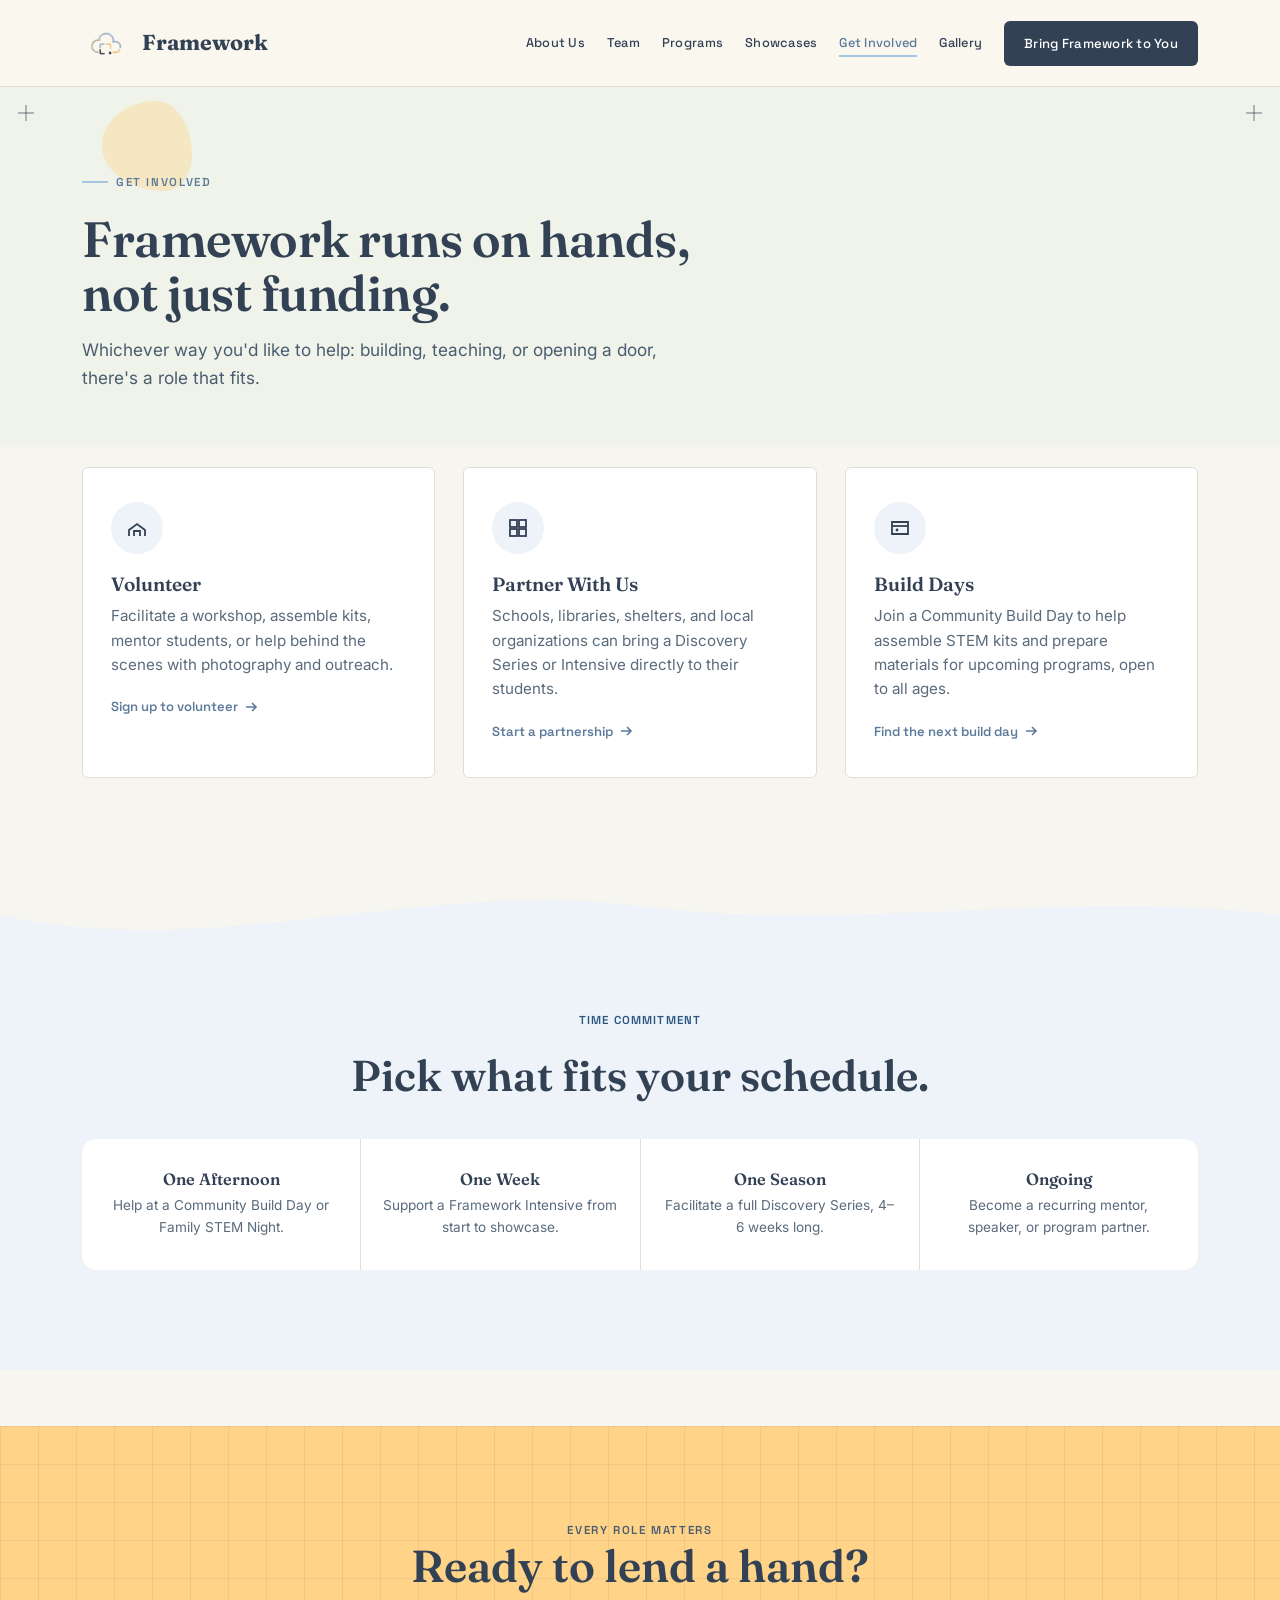
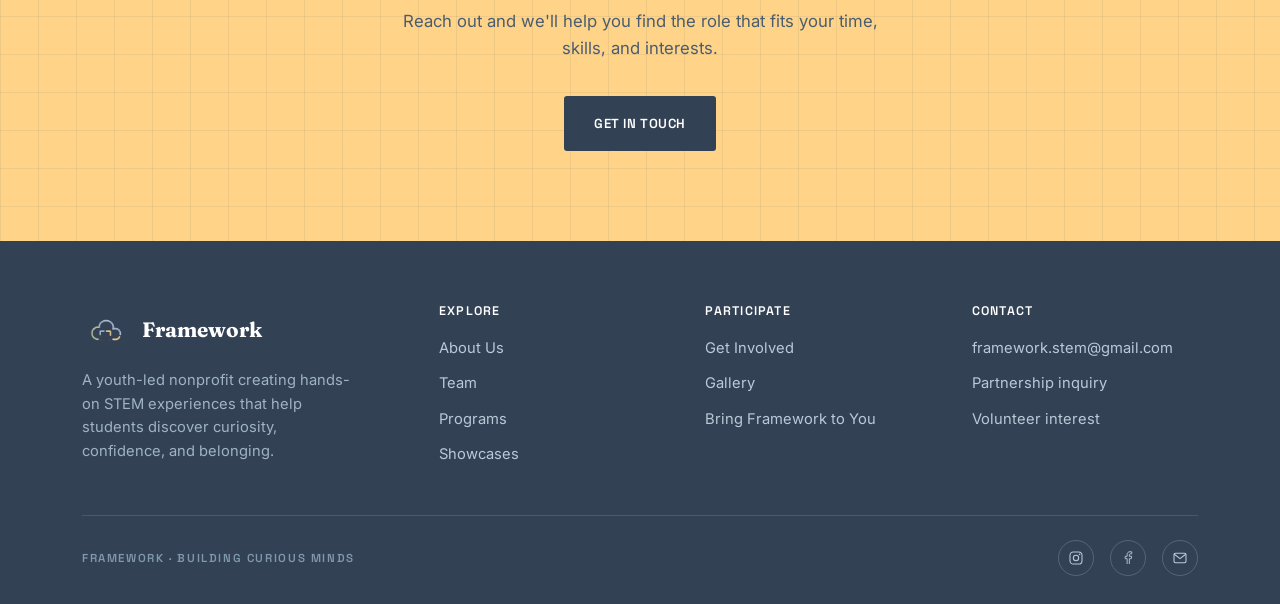
<file: involved.html>
<!DOCTYPE html>
<html lang="en">
<head>
<meta charset="UTF-8">
<meta name="viewport" content="width=device-width, initial-scale=1.0">
<title>Get Involved — Framework</title>
<link rel="preconnect" href="https://fonts.googleapis.com">
<link rel="preconnect" href="https://fonts.gstatic.com" crossorigin>
<link href="https://fonts.googleapis.com/css2?family=Fraunces:ital,opsz,wght@0,9..144,300;0,9..144,500;0,9..144,600;0,9..144,700;0,9..144,900;1,9..144,500;1,9..144,600&family=Space+Grotesk:wght@400;500;600;700&family=Inter:wght@400;500;600&display=swap" rel="stylesheet">
<link rel="stylesheet" href="style.css">
<link rel="icon" type="image/png" href="images/fav.png">
<link rel="apple-touch-icon" href="images/fav.png">


</head>
<body>

<header>
  <nav>
    <a href="index.html" class="logo">
      <img src="images/logo.png" alt="Framework logo" style="width:50px;height:50px;object-fit:contain;">
      Framework
    </a>
    <div class="nav-links" id="navLinks">
      <a href="about.html">About Us</a>
      <a href="team.html">Team</a>
      <a href="programs.html">Programs</a>
      <a href="showcases.html">Showcases</a>
      <a href="involved.html" class="active">Get Involved</a>
      <a href="gallery.html">Gallery</a>
      <a href="contact.html" class="nav-cta">Bring Framework to You</a>
    </div>
    <button class="menu-btn" id="menuBtn" aria-label="Toggle menu"><span></span><span></span><span></span></button>
  </nav>
</header>

<section class="page-header pg-sage">
  <div class="blob b-sun" style="width:90px;height:90px;top:14px;left:8%;"></div>
  <div class="reg-marks"><span class="tl"></span><span class="tr"></span></div>
  <div class="container">
    <div class="eyebrow label">Get involved</div>
    <h1>Framework runs on hands, not just funding.</h1>
    <p>Whichever way you'd like to help: building, teaching, or opening a door, there's a role that fits.</p>
  </div>
</section>

<section style="padding-top:20px;">
  <div class="container">
    <div class="involved-grid">
      <div class="involve-card reveal">
        <div class="involve-icon"><svg width="24" height="24" viewBox="0 0 24 24" fill="none"><path d="M4 20 L4 14 L12 8 L20 14 L20 20" stroke="#334155" stroke-width="1.8"/><path d="M9 20 L9 15 L15 15 L15 20" stroke="#334155" stroke-width="1.8"/></svg></div>
        <h3>Volunteer</h3>
        <p>Facilitate a workshop, assemble kits, mentor students, or help behind the scenes with photography and outreach.</p>
        <a href="https://forms.gle/vsZQ5yKKpxMuAUAr8">Sign up to volunteer <svg width="14" height="14" viewBox="0 0 14 14" fill="none"><path d="M2 7 L12 7 M8 3 L12 7 L8 11" stroke="#5C7A99" stroke-width="1.6"/></svg></a>
      </div>
      <div class="involve-card reveal">
        <div class="involve-icon"><svg width="24" height="24" viewBox="0 0 24 24" fill="none"><rect x="4" y="4" width="7" height="7" stroke="#334155" stroke-width="1.8"/><rect x="13" y="4" width="7" height="7" stroke="#334155" stroke-width="1.8"/><rect x="4" y="13" width="7" height="7" stroke="#334155" stroke-width="1.8"/><rect x="13" y="13" width="7" height="7" stroke="#334155" stroke-width="1.8"/></svg></div>
        <h3>Partner With Us</h3>
        <p>Schools, libraries, shelters, and local organizations can bring a Discovery Series or Intensive directly to their students.</p>
        <a href="contact.html">Start a partnership <svg width="14" height="14" viewBox="0 0 14 14" fill="none"><path d="M2 7 L12 7 M8 3 L12 7 L8 11" stroke="#5C7A99" stroke-width="1.6"/></svg></a>
      </div>
      <div class="involve-card reveal">
        <div class="involve-icon"><svg width="24" height="24" viewBox="0 0 24 24" fill="none"><path d="M4 18 L4 6 L20 6 L20 18 Z" stroke="#334155" stroke-width="1.8"/><path d="M4 10 L20 10" stroke="#334155" stroke-width="1.8"/><circle cx="9" cy="14" r="1.4" fill="#334155"/></svg></div>
        <h3>Build Days</h3>
        <p>Join a Community Build Day to help assemble STEM kits and prepare materials for upcoming programs, open to all ages.</p>
        <a href="contact.html">Find the next build day <svg width="14" height="14" viewBox="0 0 14 14" fill="none"><path d="M2 7 L12 7 M8 3 L12 7 L8 11" stroke="#5C7A99" stroke-width="1.6"/></svg></a>
      </div>
    </div>
  </div>
</section>
<div class="wave-divider"><svg viewBox="0 0 1440 60" preserveAspectRatio="none"><path d="M0,40 C240,90 480,0 720,30 C960,60 1200,10 1440,40 L1440,60 L0,60 Z" fill="#EDF3F8"/></svg></div>
<section style="background:#EDF3F8;padding-top:70px;">
  <div class="container">
    <div class="section-head reveal" style="text-align:center;margin:0 auto 40px;max-width:600px;">
      <span class="pill pill-sky">Time commitment</span>
      <h2 style="margin-top:16px;">Pick what fits your schedule.</h2>
    </div>
    <div class="highlight-strip reveal">
      <div class="highlight-tile">
        <h4>One Afternoon</h4>
        <p>Help at a Community Build Day or Family STEM Night.</p>
      </div>
      <div class="highlight-tile">
        <h4>One Week</h4>
        <p>Support a Framework Intensive from start to showcase.</p>
      </div>
      <div class="highlight-tile">
        <h4>One Season</h4>
        <p>Facilitate a full Discovery Series, 4&ndash;6 weeks long.</p>
      </div>
      <div class="highlight-tile">
        <h4>Ongoing</h4>
        <p>Become a recurring mentor, speaker, or program partner.</p>
      </div>
    </div>
  </div>
</section>
<div class="wave-divider"><svg viewBox="0 0 1440 60" preserveAspectRatio="none"><path d="M0,20 C240,-10 480,60 720,30 C960,0 1200,50 1440,20 L1440,0 L0,0 Z" fill="#F7F5EF"/></svg></div>
<section class="cta-band">
  <div class="container">
    <span class="label" style="color:#4A5D70;">Every role matters</span>
    <h2>Ready to lend a hand?</h2>
    <p>Reach out and we'll help you find the role that fits your time, skills, and interests.</p>
    <div class="hero-ctas" style="justify-content:center;">
      <a href="contact.html" class="btn btn-primary">Get in Touch</a>
    </div>
  </div>
</section>

<footer>
  <div class="container">
    <div class="footer-grid">
      <div>
        <div class="footer-logo">
          <img src="images/logo.png" alt="Framework logo" style="width:50px;height:50px;object-fit:contain;">
          Framework
        </div>
        <p class="tagline">A youth-led nonprofit creating hands-on STEM experiences that help students discover curiosity, confidence, and belonging.</p>
      </div>
      <div class="col">
        <h4>Explore</h4>
        <ul>
          <li><a href="about.html">About Us</a></li>
          <li><a href="team.html">Team</a></li>
          <li><a href="programs.html">Programs</a></li>
          <li><a href="showcases.html">Showcases</a></li>
        </ul>
      </div>
      <div class="col">
        <h4>Participate</h4>
        <ul>
          <li><a href="involved.html">Get Involved</a></li>
          <li><a href="gallery.html">Gallery</a></li>
          <li><a href="contact.html">Bring Framework to You</a></li>
        </ul>
      </div>
      <div class="col">
        <h4>Contact</h4>
        <ul>
          <li><a href="mailto:framework.stem@gmail.com">framework.stem@gmail.com</a></li>
          <li><a href="contact.html">Partnership inquiry</a></li>
          <li><a href="https://forms.gle/vsZQ5yKKpxMuAUAr8">Volunteer interest</a></li>
        </ul>
      </div>
    </div>
    <div class="footer-bottom">
      <span class="label">Framework &middot; Building Curious Minds</span>
      <div class="socials">
        <a href="#" aria-label="Instagram"><svg width="16" height="16" viewBox="0 0 24 24" fill="none"><rect x="3" y="3" width="18" height="18" rx="5" stroke="#B9C9D8" stroke-width="1.6"/><circle cx="12" cy="12" r="4" stroke="#B9C9D8" stroke-width="1.6"/><circle cx="17.5" cy="6.5" r="1.2" fill="#B9C9D8"/></svg></a>
        <a href="#" aria-label="Facebook"><svg width="16" height="16" viewBox="0 0 24 24" fill="none"><path d="M14 21 L14 13 L17 13 L17.5 9.5 L14 9.5 L14 7.5 C14 6.5 14.3 5.8 15.8 5.8 L17.6 5.8 L17.6 2.7 C17.3 2.7 16.2 2.6 15 2.6 C12.4 2.6 10.7 4.2 10.7 7.1 L10.7 9.5 L7.8 9.5 L7.8 13 L10.7 13 L10.7 21" stroke="#B9C9D8" stroke-width="1.4"/></svg></a>
        <a href="#" aria-label="Email"><svg width="16" height="16" viewBox="0 0 24 24" fill="none"><rect x="3" y="5" width="18" height="14" rx="2" stroke="#B9C9D8" stroke-width="1.6"/><path d="M3 6 L12 13 L21 6" stroke="#B9C9D8" stroke-width="1.6"/></svg></a>
      </div>
    </div>
  </div>
</footer>

<script src="script.js"></script>

</body>
</html>
</file>
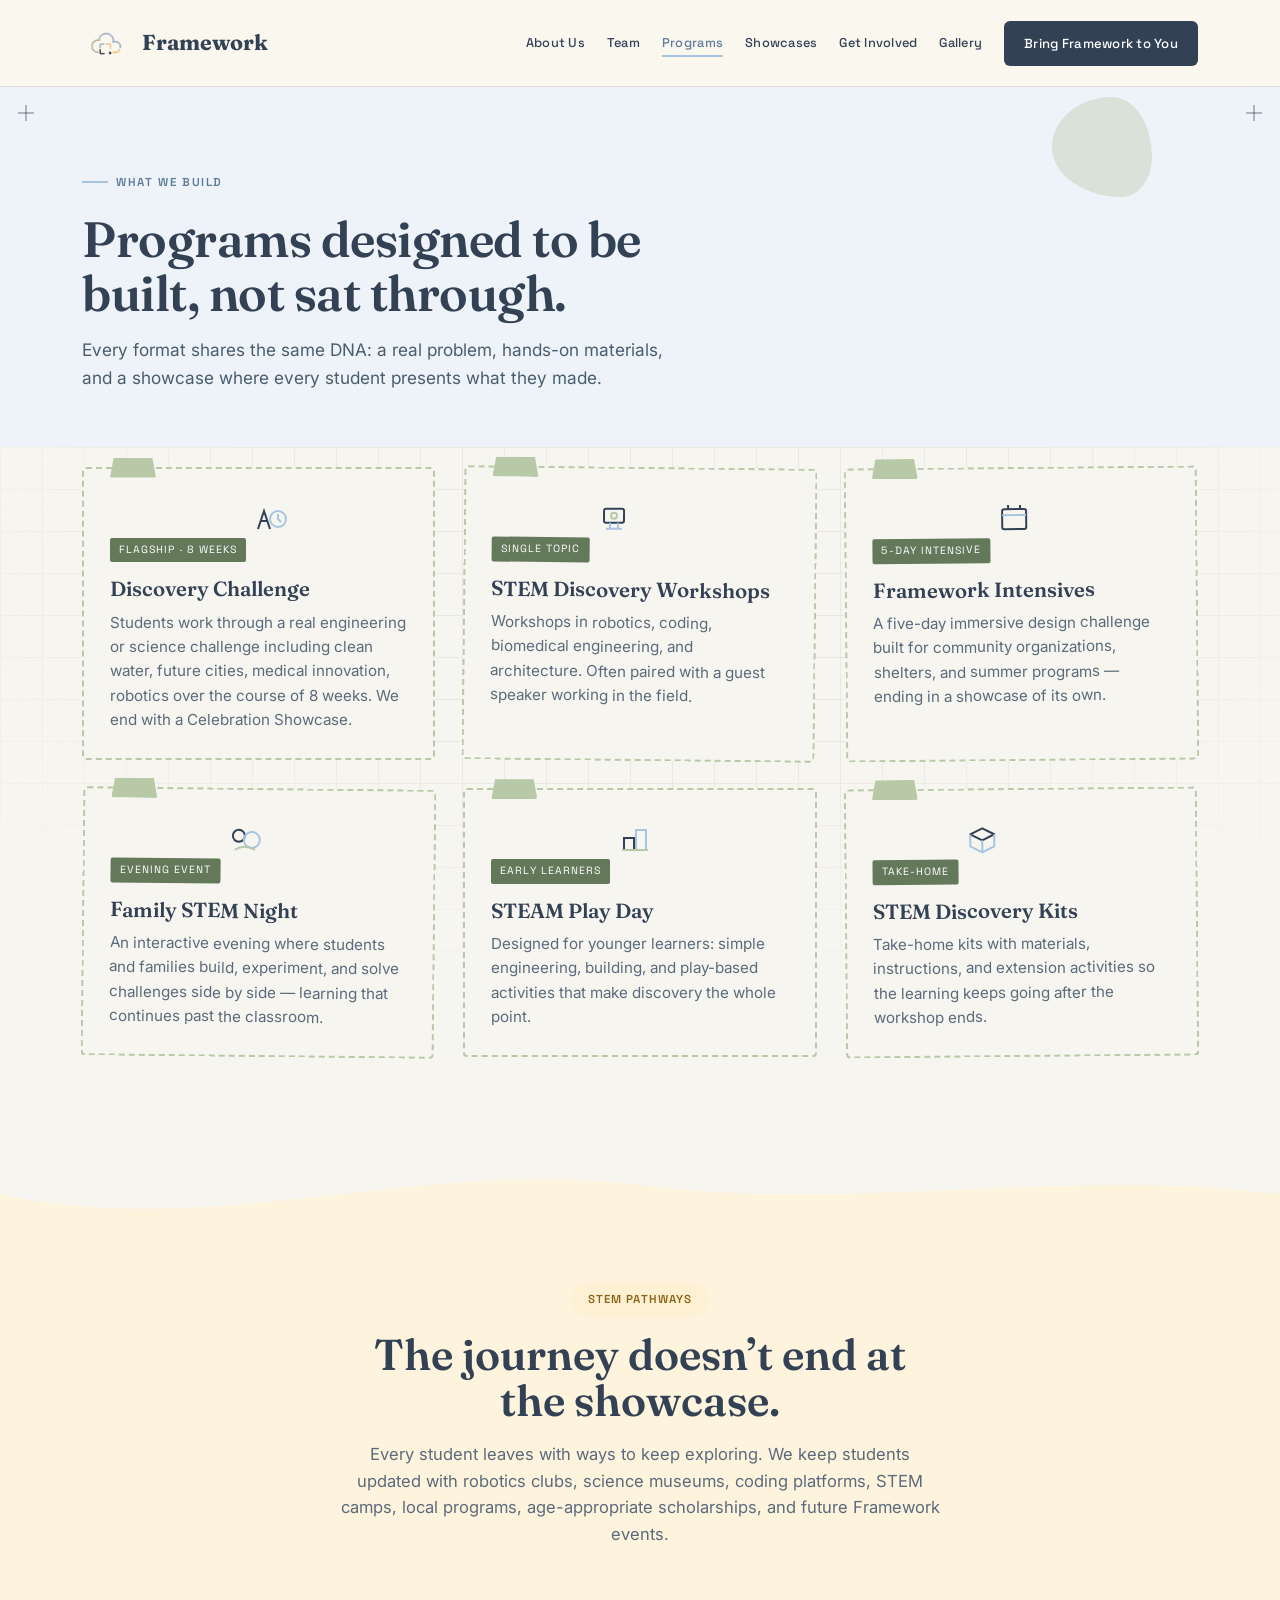
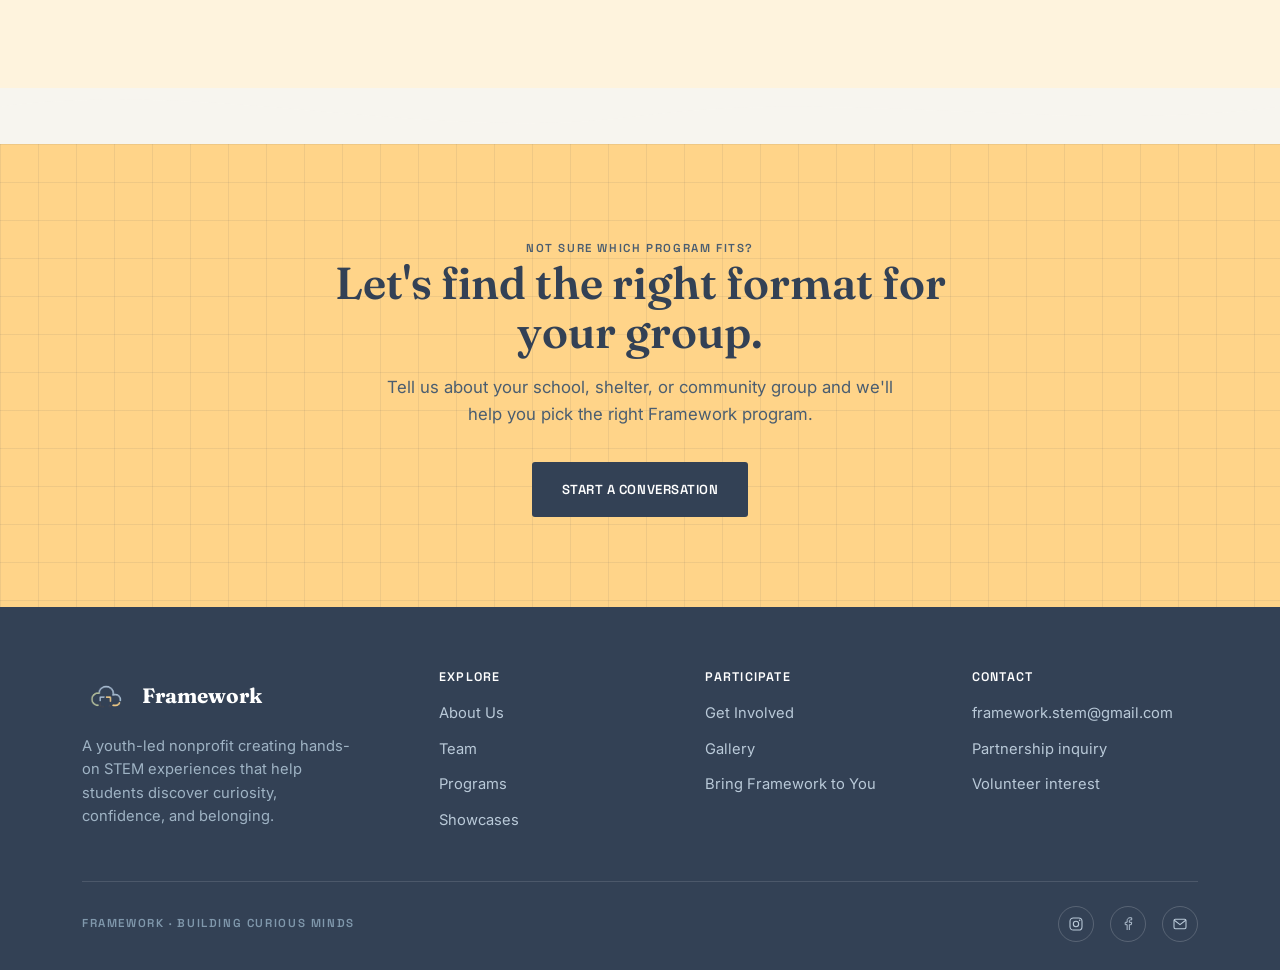
<file: programs.html>
<!DOCTYPE html>
<html lang="en">
<head>
<meta charset="UTF-8">
<meta name="viewport" content="width=device-width, initial-scale=1.0">
<title>Programs — Framework </title>
<link rel="preconnect" href="https://fonts.googleapis.com">
<link rel="preconnect" href="https://fonts.gstatic.com" crossorigin>
<link href="https://fonts.googleapis.com/css2?family=Fraunces:ital,opsz,wght@0,9..144,300;0,9..144,500;0,9..144,600;0,9..144,700;0,9..144,900;1,9..144,500;1,9..144,600&family=Space+Grotesk:wght@400;500;600;700&family=Inter:wght@400;500;600&display=swap" rel="stylesheet">
<link rel="stylesheet" href="style.css">
<link rel="icon" type="image/png" href="images/fav.png">
<link rel="apple-touch-icon" href="images/fav.png">


</head>
<body>

<header>
  <nav>
    <a href="index.html" class="logo">
      <img src="images/logo.png" alt="Framework logo" style="width:50px;height:50px;object-fit:contain;">
      Framework
    </a>
    <div class="nav-links" id="navLinks">
      <a href="about.html">About Us</a>
      <a href="team.html">Team</a>
      <a href="programs.html" class="active">Programs</a>
      <a href="showcases.html">Showcases</a>
      <a href="involved.html">Get Involved</a>
      <a href="gallery.html">Gallery</a>
      <a href="contact.html" class="nav-cta">Bring Framework to You</a>
    </div>
    <button class="menu-btn" id="menuBtn" aria-label="Toggle menu"><span></span><span></span><span></span></button>
  </nav>
</header>

<section class="page-header pg-sky">
  <div class="blob b-sage" style="width:100px;height:100px;top:10px;right:10%;"></div>
  <div class="reg-marks"><span class="tl"></span><span class="tr"></span></div>
  <div class="container">
    <div class="eyebrow label">What we build</div>
    <h1>Programs designed to be built, not sat through.</h1>
    <p>Every format shares the same DNA: a real problem, hands-on materials, and a showcase where every student presents what they made.</p>
  </div>
</section>

<section style="padding-top:20px;">
  <div class="blueprint-bg"></div>
  <div class="container">
    <div class="program-grid">
      <div class="kit-card reveal">
        <span class="kit-tag">Flagship &middot; 8 weeks</span>
        <svg class="kit-icon" width="40" height="40" viewBox="0 0 40 40" fill="none"><path d="M8 30 L14 12 L20 30 M11 22 L17 22" stroke="#334155" stroke-width="2"/><circle cx="28" cy="20" r="8" stroke="#A7C5E0" stroke-width="2"/><path d="M28 15 L28 20 L31 23" stroke="#A7C5E0" stroke-width="2"/></svg>
        <h3>Discovery Challenge</h3>
        <p>Students work through a real engineering or science challenge including clean water, future cities, medical innovation, robotics over the course of 8 weeks. We  end with a Celebration Showcase.</p>
      </div>
      <div class="kit-card reveal">
        <span class="kit-tag">Single topic</span>
        <svg class="kit-icon" width="40" height="40" viewBox="0 0 40 40" fill="none"><rect x="10" y="10" width="20" height="14" rx="2" stroke="#334155" stroke-width="2"/><path d="M16 24 L16 30 M24 24 L24 30 M12 30 L28 30" stroke="#A7C5E0" stroke-width="2"/><circle cx="20" cy="17" r="3" stroke="#B7C9A7" stroke-width="2"/></svg>
        <h3>STEM Discovery Workshops</h3>
        <p>Workshops in robotics, coding, biomedical engineering, and architecture. Often paired with a guest speaker working in the field.</p>
      </div>
      <div class="kit-card reveal">
        <span class="kit-tag">5-day intensive</span>
        <svg class="kit-icon" width="40" height="40" viewBox="0 0 40 40" fill="none"><rect x="8" y="10" width="24" height="20" rx="2" stroke="#334155" stroke-width="2"/><path d="M8 16 L32 16" stroke="#A7C5E0" stroke-width="2"/><path d="M14 10 L14 6 M26 10 L26 6" stroke="#334155" stroke-width="2"/></svg>
        <h3>Framework Intensives</h3>
        <p>A five-day immersive design challenge built for community organizations, shelters, and summer programs &mdash; ending in a showcase of its own.</p>
      </div>
      <div class="kit-card reveal">
        <span class="kit-tag">Evening event</span>
        <svg class="kit-icon" width="40" height="40" viewBox="0 0 40 40" fill="none"><circle cx="14" cy="16" r="6" stroke="#334155" stroke-width="2"/><circle cx="27" cy="20" r="8" stroke="#A7C5E0" stroke-width="2"/><path d="M10 30 Q20 24 30 30" stroke="#B7C9A7" stroke-width="2" fill="none"/></svg>
        <h3>Family STEM Night</h3>
        <p>An interactive evening where students and families build, experiment, and solve challenges side by side &mdash; learning that continues past the classroom.</p>
      </div>
      <div class="kit-card reveal">
        <span class="kit-tag">Early learners</span>
        <svg class="kit-icon" width="40" height="40" viewBox="0 0 40 40" fill="none"><rect x="10" y="18" width="10" height="12" stroke="#334155" stroke-width="2"/><rect x="22" y="10" width="10" height="20" stroke="#A7C5E0" stroke-width="2"/><path d="M8 30 L34 30" stroke="#B7C9A7" stroke-width="2"/></svg>
        <h3>STEAM Play Day</h3>
        <p>Designed for younger learners: simple engineering, building, and play-based activities that make discovery the whole point.</p>
      </div>
      <div class="kit-card reveal">
        <span class="kit-tag">Take-home</span>
        <svg class="kit-icon" width="40" height="40" viewBox="0 0 40 40" fill="none"><path d="M8 14 L20 8 L32 14 L20 20 Z" stroke="#334155" stroke-width="2" stroke-linejoin="round"/><path d="M8 14 L8 26 L20 32 L20 20 M32 14 L32 26 L20 32" stroke="#A7C5E0" stroke-width="2" fill="none" stroke-linejoin="round"/></svg>
        <h3>STEM Discovery Kits</h3>
        <p>Take-home kits with materials, instructions, and extension activities so the learning keeps going after the workshop ends.</p>
      </div>
    </div>
  </div>
</section>
<div class="wave-divider"><svg viewBox="0 0 1440 60" preserveAspectRatio="none"><path d="M0,40 C240,90 480,0 720,30 C960,60 1200,10 1440,40 L1440,60 L0,60 Z" fill="#FEF3DD"/></svg></div>
<section style="background:#FEF3DD;padding-top:70px;">
  <div class="container">
    <div class="section-head reveal" style="text-align:center;margin:0 auto 40px;max-width:600px;">
      <span class="pill pill-sun">STEM Pathways</span>
      <h2 style="margin-top:16px;">The journey doesn&rsquo;t end at the showcase.</h2>
      <p>Every student leaves with ways to keep exploring. We keep students updated with robotics clubs, science museums, coding platforms, STEM camps, local programs, age-appropriate scholarships, and future Framework events.</p>
    </div>
  </div>
</section>
<div class="wave-divider"><svg viewBox="0 0 1440 60" preserveAspectRatio="none"><path d="M0,20 C240,-10 480,60 720,30 C960,0 1200,50 1440,20 L1440,0 L0,0 Z" fill="#F7F5EF"/></svg></div>
<section class="cta-band">
  <div class="container">
    <span class="label" style="color:#4A5D70;">Not sure which program fits?</span>
    <h2>Let's find the right format for your group.</h2>
    <p>Tell us about your school, shelter, or community group and we'll help you pick the right Framework program.</p>
    <div class="hero-ctas" style="justify-content:center;">
      <a href="contact.html" class="btn btn-primary">Start a Conversation</a>
    </div>
  </div>
</section>

<footer>
  <div class="container">
    <div class="footer-grid">
      <div>
        <div class="footer-logo">
          <img src="images/logo.png" alt="Framework logo" style="width:50px;height:50px;object-fit:contain;">
          Framework
        </div>
        <p class="tagline">A youth-led nonprofit creating hands-on STEM experiences that help students discover curiosity, confidence, and belonging.</p>
      </div>
      <div class="col">
        <h4>Explore</h4>
        <ul>
          <li><a href="about.html">About Us</a></li>
          <li><a href="team.html">Team</a></li>
          <li><a href="programs.html">Programs</a></li>
          <li><a href="showcases.html">Showcases</a></li>
        </ul>
      </div>
      <div class="col">
        <h4>Participate</h4>
        <ul>
          <li><a href="involved.html">Get Involved</a></li>
          <li><a href="gallery.html">Gallery</a></li>
          <li><a href="contact.html">Bring Framework to You</a></li>
        </ul>
      </div>
      <div class="col">
        <h4>Contact</h4>
        <ul>
          <li><a href="mailto:framework.stem@gmail.com">framework.stem@gmail.com</a></li>
          <li><a href="contact.html">Partnership inquiry</a></li>
          <li><a href="https://forms.gle/vsZQ5yKKpxMuAUAr8">Volunteer interest</a></li>
        </ul>
      </div>
    </div>
    <div class="footer-bottom">
      <span class="label">Framework &middot; Building Curious Minds</span>
      <div class="socials">
        <a href="#" aria-label="Instagram"><svg width="16" height="16" viewBox="0 0 24 24" fill="none"><rect x="3" y="3" width="18" height="18" rx="5" stroke="#B9C9D8" stroke-width="1.6"/><circle cx="12" cy="12" r="4" stroke="#B9C9D8" stroke-width="1.6"/><circle cx="17.5" cy="6.5" r="1.2" fill="#B9C9D8"/></svg></a>
        <a href="#" aria-label="Facebook"><svg width="16" height="16" viewBox="0 0 24 24" fill="none"><path d="M14 21 L14 13 L17 13 L17.5 9.5 L14 9.5 L14 7.5 C14 6.5 14.3 5.8 15.8 5.8 L17.6 5.8 L17.6 2.7 C17.3 2.7 16.2 2.6 15 2.6 C12.4 2.6 10.7 4.2 10.7 7.1 L10.7 9.5 L7.8 9.5 L7.8 13 L10.7 13 L10.7 21" stroke="#B9C9D8" stroke-width="1.4"/></svg></a>
        <a href="#" aria-label="Email"><svg width="16" height="16" viewBox="0 0 24 24" fill="none"><rect x="3" y="5" width="18" height="14" rx="2" stroke="#B9C9D8" stroke-width="1.6"/><path d="M3 6 L12 13 L21 6" stroke="#B9C9D8" stroke-width="1.6"/></svg></a>
      </div>
    </div>
  </div>
</footer>

<script src="script.js"></script>

</body>
</html>
</file>
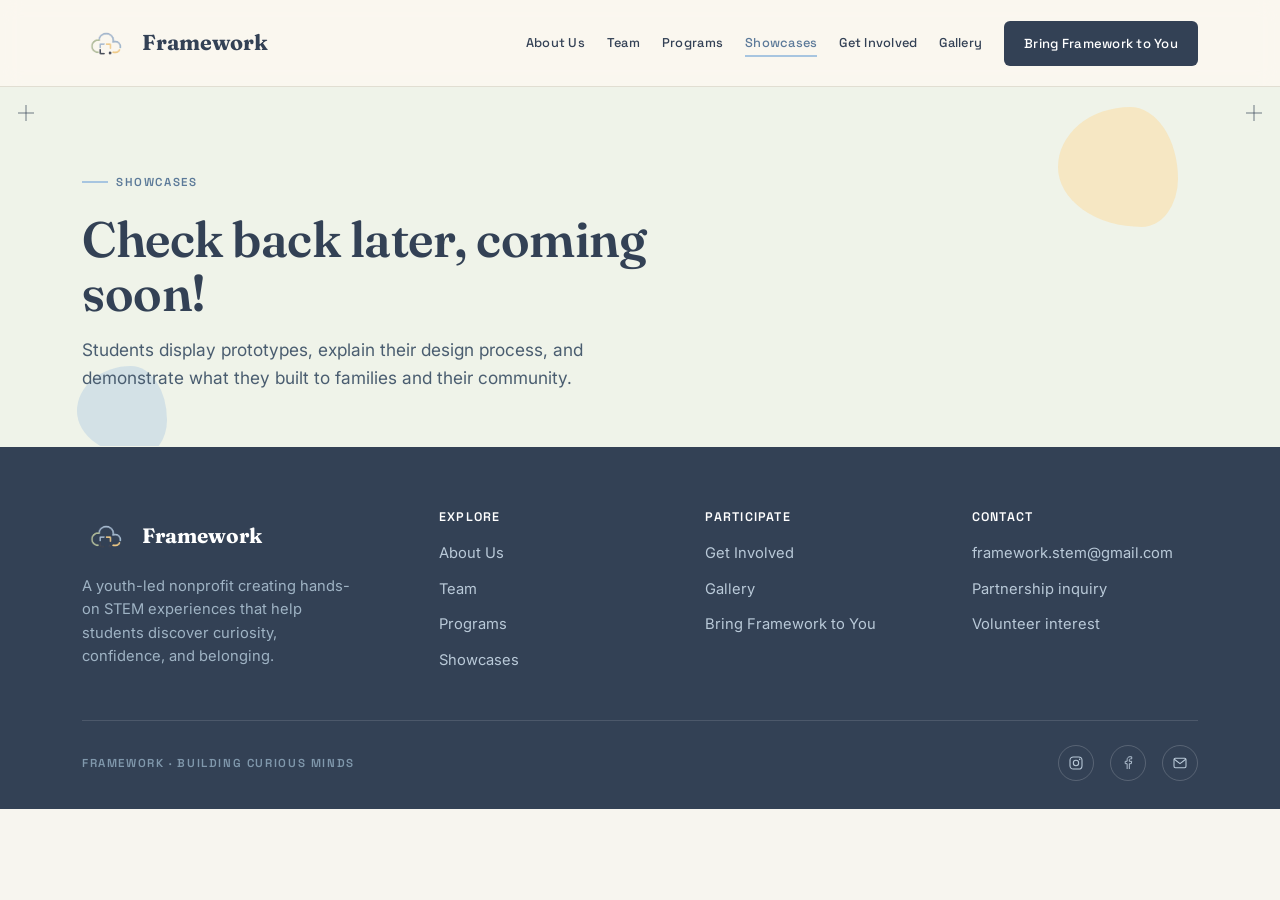
<file: showcases.html>
<!DOCTYPE html>
<html lang="en">
<head>
<meta charset="UTF-8">
<meta name="viewport" content="width=device-width, initial-scale=1.0">
<title>Showcases — Framework</title>
<link rel="preconnect" href="https://fonts.googleapis.com">
<link rel="preconnect" href="https://fonts.gstatic.com" crossorigin>
<link href="https://fonts.googleapis.com/css2?family=Fraunces:ital,opsz,wght@0,9..144,300;0,9..144,500;0,9..144,600;0,9..144,700;0,9..144,900;1,9..144,500;1,9..144,600&family=Space+Grotesk:wght@400;500;600;700&family=Inter:wght@400;500;600&display=swap" rel="stylesheet">
<link rel="stylesheet" href="style.css">
<link rel="icon" type="image/png" href="images/fav.png">
<link rel="apple-touch-icon" href="images/fav.png">


</head>
<body>

<header>
  <nav>
    <a href="index.html" class="logo">
      <img src="images/logo.png" alt="Framework logo" style="width:50px;height:50px;object-fit:contain;">
      Framework
    </a>
    <div class="nav-links" id="navLinks">
      <a href="about.html">About Us</a>
      <a href="team.html">Team</a>
      <a href="programs.html">Programs</a>
      <a href="showcases.html" class="active">Showcases</a>
      <a href="involved.html">Get Involved</a>
      <a href="gallery.html">Gallery</a>
      <a href="contact.html" class="nav-cta">Bring Framework to You</a>
    </div>
    <button class="menu-btn" id="menuBtn" aria-label="Toggle menu"><span></span><span></span><span></span></button>
  </nav>
</header>

<section class="page-header pg-sage">
  <div class="blob b-sun" style="width:120px;height:120px;top:20px;right:8%;"></div>
      <div class="blob b-sky" style="width:90px;height:90px;bottom:-10px;left:6%;"></div>
  <div class="reg-marks"><span class="tl"></span><span class="tr"></span></div>
  <div class="container">
    <div class="eyebrow label">Showcases</div>
    <h1>Check back later, coming soon!</h1>
    <p>Students display prototypes, explain their design process, and demonstrate what they built to families and their community. </p>
  </div>
</section>


<footer>
  <div class="container">
    <div class="footer-grid">
      <div>
        <div class="footer-logo">
          <img src="images/logo.png" alt="Framework logo" style="width:50px;height:50px;object-fit:contain;">
          Framework
        </div>
        <p class="tagline">A youth-led nonprofit creating hands-on STEM experiences that help students discover curiosity, confidence, and belonging.</p>
      </div>
      <div class="col">
        <h4>Explore</h4>
        <ul>
          <li><a href="about.html">About Us</a></li>
          <li><a href="team.html">Team</a></li>
          <li><a href="programs.html">Programs</a></li>
          <li><a href="showcases.html">Showcases</a></li>
        </ul>
      </div>
      <div class="col">
        <h4>Participate</h4>
        <ul>
          <li><a href="involved.html">Get Involved</a></li>
          <li><a href="gallery.html">Gallery</a></li>
          <li><a href="contact.html">Bring Framework to You</a></li>
        </ul>
      </div>
      <div class="col">
        <h4>Contact</h4>
        <ul>
          <li><a href="mailto:framework.stem@gmail.com">framework.stem@gmail.com</a></li>
          <li><a href="contact.html">Partnership inquiry</a></li>
          <li><a href="https://forms.gle/vsZQ5yKKpxMuAUAr8">Volunteer interest</a></li>
        </ul>
      </div>
    </div>
    <div class="footer-bottom">
      <span class="label">Framework &middot; Building Curious Minds</span>
      <div class="socials">
        <a href="#" aria-label="Instagram"><svg width="16" height="16" viewBox="0 0 24 24" fill="none"><rect x="3" y="3" width="18" height="18" rx="5" stroke="#B9C9D8" stroke-width="1.6"/><circle cx="12" cy="12" r="4" stroke="#B9C9D8" stroke-width="1.6"/><circle cx="17.5" cy="6.5" r="1.2" fill="#B9C9D8"/></svg></a>
        <a href="#" aria-label="Facebook"><svg width="16" height="16" viewBox="0 0 24 24" fill="none"><path d="M14 21 L14 13 L17 13 L17.5 9.5 L14 9.5 L14 7.5 C14 6.5 14.3 5.8 15.8 5.8 L17.6 5.8 L17.6 2.7 C17.3 2.7 16.2 2.6 15 2.6 C12.4 2.6 10.7 4.2 10.7 7.1 L10.7 9.5 L7.8 9.5 L7.8 13 L10.7 13 L10.7 21" stroke="#B9C9D8" stroke-width="1.4"/></svg></a>
        <a href="#" aria-label="Email"><svg width="16" height="16" viewBox="0 0 24 24" fill="none"><rect x="3" y="5" width="18" height="14" rx="2" stroke="#B9C9D8" stroke-width="1.6"/><path d="M3 6 L12 13 L21 6" stroke="#B9C9D8" stroke-width="1.6"/></svg></a>
      </div>
    </div>
  </div>
</footer>

<script src="script.js"></script>

</body>
</html>
</file>
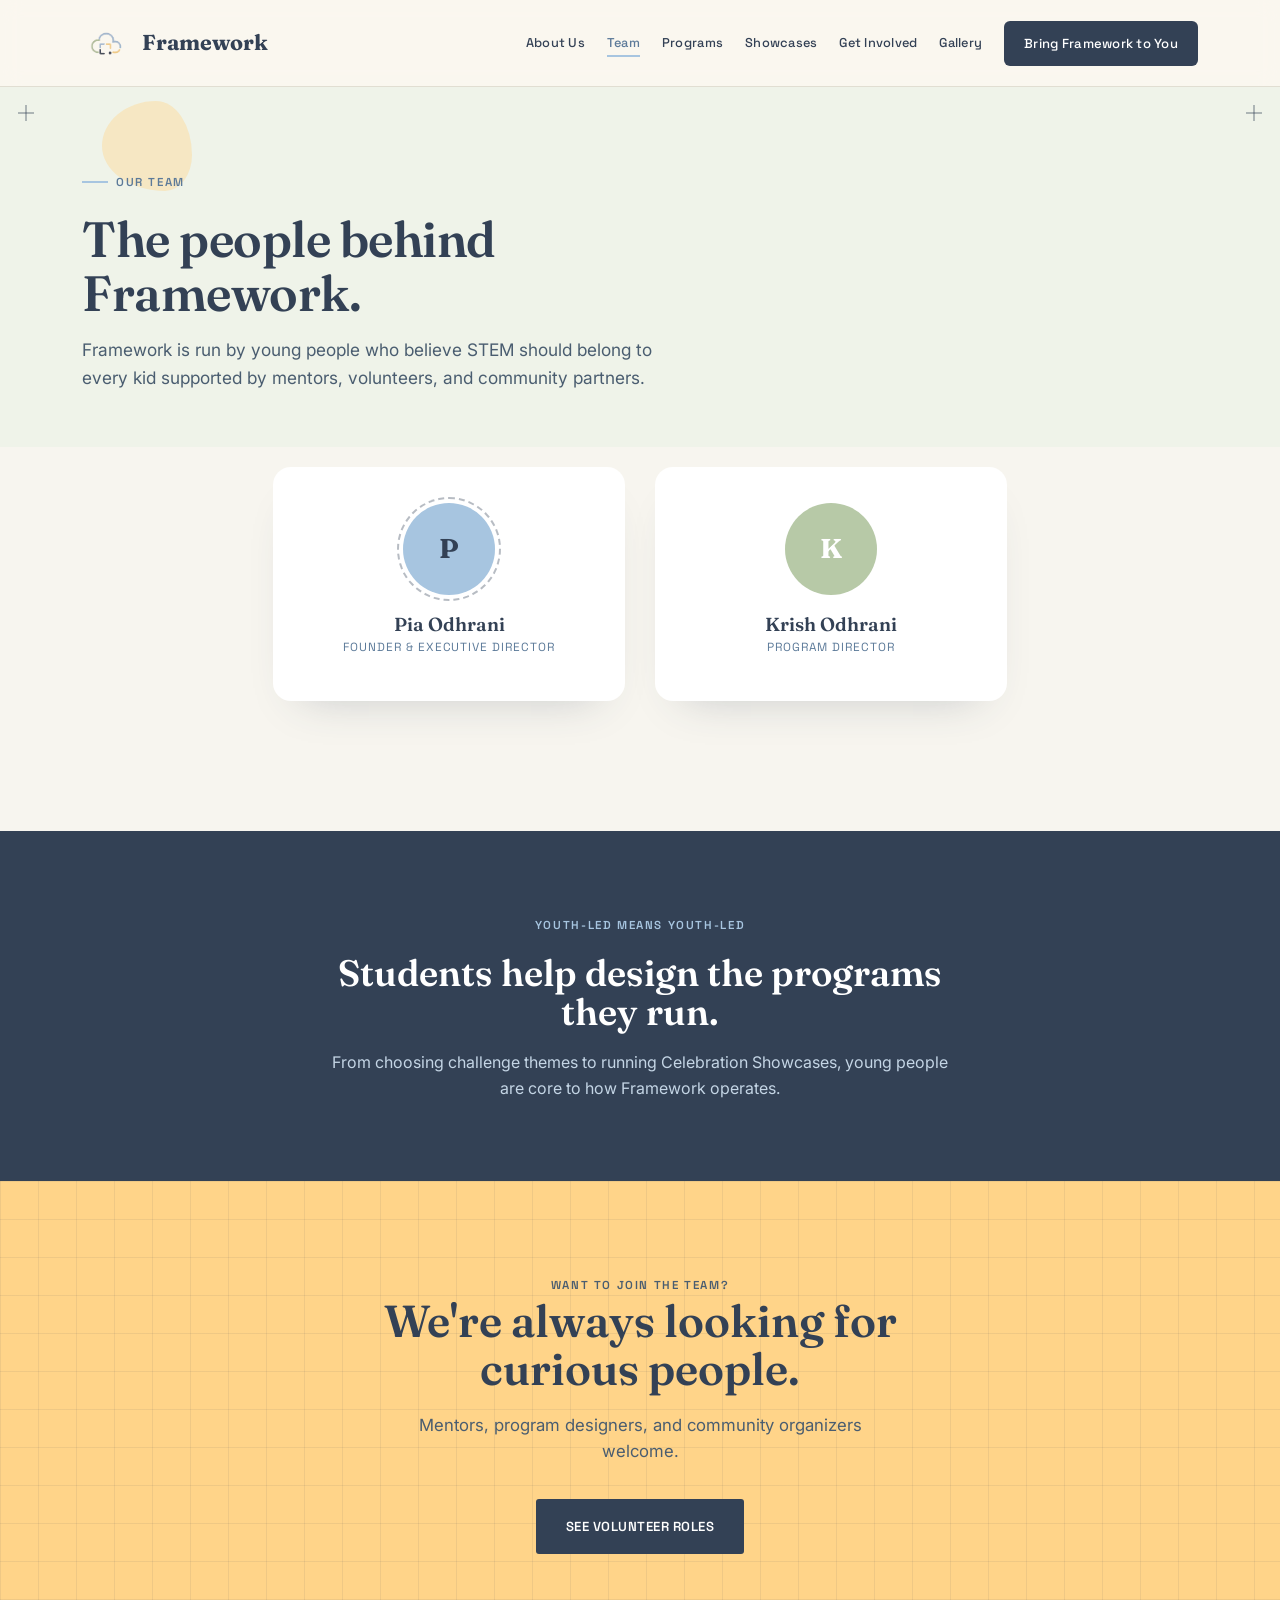
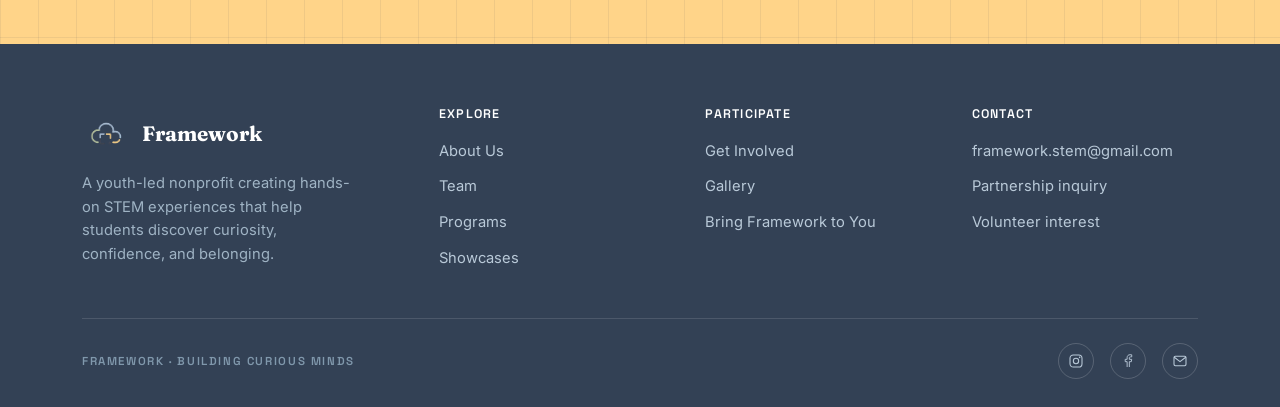
<file: team.html>
<!DOCTYPE html>
<html lang="en">
<head>
<meta charset="UTF-8">
<meta name="viewport" content="width=device-width, initial-scale=1.0">
<title>Our Team — Framework </title>
<link rel="preconnect" href="https://fonts.googleapis.com">
<link rel="preconnect" href="https://fonts.gstatic.com" crossorigin>
<link href="https://fonts.googleapis.com/css2?family=Fraunces:ital,opsz,wght@0,9..144,300;0,9..144,500;0,9..144,600;0,9..144,700;0,9..144,900;1,9..144,500;1,9..144,600&family=Space+Grotesk:wght@400;500;600;700&family=Inter:wght@400;500;600&display=swap" rel="stylesheet">
<link rel="stylesheet" href="style.css">
<link rel="icon" type="image/png" href="images/fav.png">
<link rel="apple-touch-icon" href="images/fav.png">


</head>
<body>

<header>
  <nav>
    <a href="index.html" class="logo">
      <img src="images/logo.png" alt="Framework logo" style="width:50px;height:50px;object-fit:contain;">
      Framework
    </a>
    <div class="nav-links" id="navLinks">
      <a href="about.html">About Us</a>
      <a href="team.html" class="active">Team</a>
      <a href="programs.html">Programs</a>
      <a href="showcases.html">Showcases</a>
      <a href="involved.html">Get Involved</a>
      <a href="gallery.html">Gallery</a>
      <a href="contact.html" class="nav-cta">Bring Framework to You</a>
    </div>
    <button class="menu-btn" id="menuBtn" aria-label="Toggle menu"><span></span><span></span><span></span></button>
  </nav>
</header>

<section class="page-header pg-sage">
  <div class="blob b-sun" style="width:90px;height:90px;top:14px;left:8%;"></div>
  <div class="reg-marks"><span class="tl"></span><span class="tr"></span></div>
  <div class="container">
    <div class="eyebrow label">Our Team</div>
    <h1>The people behind Framework.</h1>
    <p>Framework is run by young people who believe STEM should belong to every kid supported by mentors, volunteers, and community partners.</p>
  </div>
</section>

<section style="padding-top:20px;">
  <div class="container">
    <div class="team-grid">
      <div class="team-card reveal">
        <div class="avatar a-sky">P</div>
        <h3>Pia Odhrani</h3>
        <span class="team-role">Founder &amp; Executive Director</span>
        <p class="bio"></p>
      </div>
      <div class="team-card reveal">
        <div class="avatar a-sage">K</div>
        <h3>Krish Odhrani</h3>
        <span class="team-role">Program Director</span>
        <p class="bio"></p>
      </div>

      <div class="row-break"></div>
  </div>
</section>

<section style="background:var(--ink);padding:80px 0;">
  <div class="container">
    <div class="reveal" style="text-align:center;max-width:640px;margin:0 auto;">
      <span class="label" style="color:var(--sky);">Youth-led means youth-led</span>
      <h2 style="color:var(--white);font-size:clamp(1.7rem,3vw,2.3rem);margin:16px 0 18px;">Students help design the programs they run.</h2>
      <p style="color:#C4D5E5;">From choosing challenge themes to running Celebration Showcases, young people are core to how Framework operates.</p>
    </div>
  </div>
</section>

<section class="cta-band">
  <div class="container">
    <span class="label" style="color:#4A5D70;">Want to join the team?</span>
    <h2>We're always looking for curious people.</h2>
    <p>Mentors, program designers, and community organizers welcome.</p>
    <div class="hero-ctas" style="justify-content:center;">
      <a href="involved.html" class="btn btn-primary">See Volunteer Roles</a>
    </div>
  </div>
</section>

<footer>
  <div class="container">
    <div class="footer-grid">
      <div>
        <div class="footer-logo">
          <img src="images/logo.png" alt="Framework logo" style="width:50px;height:50px;object-fit:contain;">
          Framework
        </div>
        <p class="tagline">A youth-led nonprofit creating hands-on STEM experiences that help students discover curiosity, confidence, and belonging.</p>
      </div>
      <div class="col">
        <h4>Explore</h4>
        <ul>
          <li><a href="about.html">About Us</a></li>
          <li><a href="team.html">Team</a></li>
          <li><a href="programs.html">Programs</a></li>
          <li><a href="showcases.html">Showcases</a></li>
        </ul>
      </div>
      <div class="col">
        <h4>Participate</h4>
        <ul>
          <li><a href="involved.html">Get Involved</a></li>
          <li><a href="gallery.html">Gallery</a></li>
          <li><a href="contact.html">Bring Framework to You</a></li>
        </ul>
      </div>
      <div class="col">
        <h4>Contact</h4>
        <ul>
          <li><a href="mailto:framework.stem@gmail.com">framework.stem@gmail.com</a></li>
          <li><a href="contact.html">Partnership inquiry</a></li>
          <li><a href="https://forms.gle/vsZQ5yKKpxMuAUAr8">Volunteer interest</a></li>
        </ul>
      </div>
    </div>
    <div class="footer-bottom">
      <span class="label">Framework &middot; Building Curious Minds</span>
      <div class="socials">
        <a href="#" aria-label="Instagram"><svg width="16" height="16" viewBox="0 0 24 24" fill="none"><rect x="3" y="3" width="18" height="18" rx="5" stroke="#B9C9D8" stroke-width="1.6"/><circle cx="12" cy="12" r="4" stroke="#B9C9D8" stroke-width="1.6"/><circle cx="17.5" cy="6.5" r="1.2" fill="#B9C9D8"/></svg></a>
        <a href="#" aria-label="Facebook"><svg width="16" height="16" viewBox="0 0 24 24" fill="none"><path d="M14 21 L14 13 L17 13 L17.5 9.5 L14 9.5 L14 7.5 C14 6.5 14.3 5.8 15.8 5.8 L17.6 5.8 L17.6 2.7 C17.3 2.7 16.2 2.6 15 2.6 C12.4 2.6 10.7 4.2 10.7 7.1 L10.7 9.5 L7.8 9.5 L7.8 13 L10.7 13 L10.7 21" stroke="#B9C9D8" stroke-width="1.4"/></svg></a>
        <a href="#" aria-label="Email"><svg width="16" height="16" viewBox="0 0 24 24" fill="none"><rect x="3" y="5" width="18" height="14" rx="2" stroke="#B9C9D8" stroke-width="1.6"/><path d="M3 6 L12 13 L21 6" stroke="#B9C9D8" stroke-width="1.6"/></svg></a>
      </div>
    </div>
  </div>
</footer>

<script src="script.js"></script>

</body>
</html>
</file>
<file: style.css>
:root{
    --ink:#334155;
    --ink-2:#5C7A99;
    --sky:#A7C5E0;
    --sky-light:#EDF3F8;
    --kraft:#B7C9A7;
    --kraft-dark:#64785A;
    --kraft-line:#6C8058;
    --sun:#FFD489;
    --sun-dark:#D9A94F;
    --paper:#F7F5EF;
    --paper-2:#EFE9DA;
    --paper-3:#E6DFC9;
    --line:#E1DED2;
    --white:#FFFFFF;
    --border:#E1DED2;
    --surface:#FFFFFF;
    --text-light:#5A6B7C;
    --ease:cubic-bezier(.22,1,.36,1);
  }

  *{margin:0;padding:0;box-sizing:border-box;}

  html{scroll-behavior:smooth;}
  [id]{scroll-margin-top:100px;}

  body{
    background:var(--paper);
    color:var(--ink);
    font-family:'Inter',sans-serif;
    line-height:1.6;
    overflow-x:hidden;
  }

  h1,h2,h3,h4{
    font-family:'Fraunces',serif;
    font-weight:600;
    line-height:1.08;
    color:var(--ink);
  }

  .label{
    font-family:'Space Grotesk',sans-serif;
    font-weight:600;
    letter-spacing:.14em;
    text-transform:uppercase;
    font-size:.72rem;
  }

  a{color:inherit;text-decoration:none;}
  img{max-width:100%;display:block;}
  button{font:inherit;cursor:pointer;}

  /* ---------- Blueprint grid background ---------- */
  .blueprint-bg{
    position:absolute;inset:0;
    background-image:
      linear-gradient(var(--line) 1px, transparent 1px),
      linear-gradient(90deg, var(--line) 1px, transparent 1px);
    background-size:42px 42px;
    opacity:.55;
    mask-image:radial-gradient(ellipse 80% 70% at 50% 20%, black 40%, transparent 90%);
  }

  /* Registration corner marks — recurring signature detail */
  .reg-marks{position:absolute;inset:0;pointer-events:none;}
  .reg-marks span{
    position:absolute;width:16px;height:16px;
  }
  .reg-marks span::before,.reg-marks span::after{
    content:"";position:absolute;background:var(--ink);opacity:.35;
  }
  .reg-marks span::before{width:16px;height:1.5px;top:7px;left:0;}
  .reg-marks span::after{width:1.5px;height:16px;left:7px;top:0;}
  .reg-marks .tl{top:18px;left:18px;}
  .reg-marks .tr{top:18px;right:18px;}
  .reg-marks .bl{bottom:18px;left:18px;}
  .reg-marks .br{bottom:18px;right:18px;}

  .container{max-width:1180px;margin:0 auto;padding:0 32px;}

  /* ---------- Nav ---------- */
  header{
    position:sticky;top:0;z-index:100;
    background:rgba(251,247,239,.88);
    backdrop-filter:blur(10px);
    border-bottom:1px solid var(--line);
  }
  nav{
    display:flex;align-items:center;justify-content:space-between;
    max-width:1180px;margin:0 auto;padding:18px 32px;
  }
  .logo{
    display:flex;align-items:center;gap:10px;
    font-family:'Fraunces',serif;font-weight:700;font-size:1.35rem;color:var(--ink);
  }
  .logo svg{flex-shrink:0;}
  .nav-links{display:flex;gap:22px;align-items:center;}
  .nav-links a{
    font-family:'Space Grotesk',sans-serif;font-weight:500;font-size:.8rem;
    letter-spacing:.02em;color:var(--ink);position:relative;padding:4px 0;white-space:nowrap;
  }
  .nav-links a::after{
    content:"";position:absolute;left:0;bottom:0;width:0;height:2px;background:var(--sky);
    transition:width .3s var(--ease);
  }
  .nav-links a:hover::after{width:100%;}
  .nav-links a.nav-cta{
    background:var(--ink);color:var(--white)!important;padding:12px 20px;border-radius:6px;
    font-size:.82rem!important;
  }
  .nav-links a.nav-cta::after{display:none;}
  .nav-links a.nav-cta:hover{background:var(--ink-2);}
  .menu-btn{display:none;background:none;border:none;flex-direction:column;gap:5px;}
  .menu-btn span{width:24px;height:2px;background:var(--ink);}

  .nav-links a.active{color:var(--ink-2);}
  .nav-links a.active::after{width:100%;}

  /* ---------- Interior page header band ---------- */
  .page-header{
    position:relative;padding:78px 0 54px;overflow:hidden;
    border-bottom:1px solid var(--line);
  }
  .page-header h1{
    font-size:clamp(2.2rem,4vw,3.1rem);margin-bottom:16px;letter-spacing:-.01em;max-width:680px;
  }
  .page-header p{
    color:#4A5D70;font-size:1.08rem;max-width:600px;
  }

  /* ---------- Buttons ---------- */
  .btn{
    display:inline-flex;align-items:center;gap:8px;
    font-family:'Space Grotesk',sans-serif;font-weight:600;font-size:.82rem;
    letter-spacing:.04em;text-transform:uppercase;padding:15px 28px;border-radius:3px;
    transition:transform .25s var(--ease), box-shadow .25s var(--ease), background .25s;
    border:2px solid transparent;
  }
  .btn-primary{background:var(--ink);color:var(--white);}
  .btn-primary:hover{background:var(--ink-2);transform:translateY(-2px);box-shadow:0 10px 24px -8px rgba(30,58,95,.5);}
  .btn-outline{border-color:var(--kraft);color:var(--kraft-dark);background:transparent;}
  .btn-outline:hover{background:var(--kraft);color:var(--white);transform:translateY(-2px);}

  /* ---------- Hero ---------- */
  .hero{
    position:relative;padding:88px 0 60px;overflow:hidden;
  }
  .hero-inner{
    max-width:1180px;margin:0 auto;padding:0 32px;
    display:grid;grid-template-columns:1.05fr .95fr;gap:56px;align-items:center;
    position:relative;z-index:2;
  }
  .eyebrow{
    display:inline-flex;align-items:center;gap:8px;color:var(--ink-2);margin-bottom:22px;
  }
  .eyebrow::before{content:"";width:26px;height:2px;background:var(--sky);}
  .hero h1{
    font-size:clamp(2.6rem, 5vw, 4.1rem);
    letter-spacing:-.01em;
    margin-bottom:22px;
  }
  .hero h1 em{
    font-style:italic;color:var(--ink-2);
    text-decoration:underline;text-decoration-color:var(--sky);text-decoration-thickness:3px;
    text-underline-offset:6px;
  }
  .hero p.lede{
    font-size:1.12rem;color:#4A5D70;max-width:520px;margin-bottom:34px;
  }
  .hero-ctas{display:flex;gap:16px;flex-wrap:wrap;}

  .hero-visual{position:relative;}
  .blueprint-card{
    background:var(--white);
    border:1px solid var(--line);
    border-radius:6px;
    padding:28px 24px 22px;
    box-shadow:0 30px 60px -24px rgba(30,58,95,.25);
    position:relative;
  }
  .blueprint-card .fig-label{
    position:absolute;top:14px;left:24px;color:var(--ink-2);
  }
  .draw-path{
    stroke-dasharray:1400;stroke-dashoffset:1400;
    animation:draw 2.6s var(--ease) forwards;
  }
  .draw-path.d2{animation-delay:.3s;}
  .draw-path.d3{animation-delay:.6s;}
  @keyframes draw{to{stroke-dashoffset:0;}}
  @media (prefers-reduced-motion: reduce){
    .draw-path{animation:none;stroke-dashoffset:0;}
  }
  .callout{
    position:absolute;font-family:'Space Grotesk',sans-serif;font-size:.68rem;
    letter-spacing:.05em;color:var(--kraft-dark);background:var(--paper-2);
    border:1px dashed var(--kraft);padding:4px 8px;border-radius:2px;
  }
  .callout-1{top:44%;left:-14px;transform:rotate(-3deg);}
  .callout-2{bottom:8%;right:-10px;transform:rotate(2deg);}

  /* ---------- Section shell ---------- */
  section{position:relative;padding:100px 0;}
  .section-head{max-width:640px;margin-bottom:56px;}
  .section-head .label{color:var(--kraft-dark);margin-bottom:14px;display:block;}
  .section-head h2{font-size:clamp(2rem,3.4vw,2.7rem);}
  .section-head p{color:#5A6B7C;margin-top:16px;font-size:1.04rem;}

  .reveal{opacity:0;transform:translateY(28px);transition:opacity .8s var(--ease), transform .8s var(--ease);}
  .reveal.is-visible{opacity:1;transform:translateY(0);}

  /* ---------- Mission ---------- */
  .mission{background:var(--paper);}
  .mission-grid{display:grid;grid-template-columns:1fr 1fr;gap:64px;align-items:start;}
  .mission-grid p{color:#4A5D70;margin-bottom:18px;font-size:1.03rem;}
  .belief-list{list-style:none;display:flex;flex-direction:column;gap:14px;}
  .belief-list li{
    display:flex;gap:14px;align-items:flex-start;font-size:1rem;color:var(--ink);
    padding-bottom:14px;border-bottom:1px solid var(--line);
  }
  .belief-list li:last-child{border-bottom:none;}
  .belief-list .mark{
    flex-shrink:0;width:22px;height:22px;border-radius:50%;background:var(--sky-light);
    display:flex;align-items:center;justify-content:center;margin-top:2px;
  }
  .belief-list .mark::before{content:"";width:7px;height:7px;border-radius:50%;background:var(--sky);}

  /* ---------- Programs ---------- */
  .programs{background:var(--paper-2);}
  .programs .blueprint-bg{opacity:.3;}
  .program-grid{
    display:grid;grid-template-columns:repeat(3,1fr);gap:28px;position:relative;z-index:2;
  }
  .kit-card{
    background:var(--paper);border:2px dashed var(--kraft);border-radius:4px;
    padding:30px 26px 26px;position:relative;transition:transform .3s var(--ease), box-shadow .3s var(--ease);
  }
  .kit-card:hover{transform:translateY(-6px) rotate(0deg)!important;box-shadow:0 22px 40px -18px rgba(107,68,41,.35);}
  .kit-card:nth-child(2n){transform:rotate(.6deg);}
  .kit-card:nth-child(3n){transform:rotate(-.5deg);}
  .kit-card::before{
    content:"";position:absolute;top:-11px;left:26px;width:46px;height:20px;
    background:var(--kraft);border-radius:2px;
    clip-path:polygon(8% 0,92% 0,100% 100%,0% 100%);
  }
  .kit-tag{
    font-family:'Space Grotesk',sans-serif;font-size:.66rem;letter-spacing:.1em;
    text-transform:uppercase;color:var(--white);background:var(--kraft-dark);
    padding:4px 9px;border-radius:2px;display:inline-block;margin-bottom:16px;
  }
  .kit-icon{margin-bottom:14px;}
  .kit-card h3{font-size:1.28rem;margin-bottom:10px;}
  .kit-card p{color:#5A6B7C;font-size:.95rem;}

  /* ---------- Showcase band ---------- */
  .showcase{
    background:var(--ink);color:var(--white);overflow:hidden;
  }
  .showcase .container{position:relative;z-index:2;}
  .showcase-grid{display:grid;grid-template-columns:1fr 1fr;gap:60px;align-items:center;}
  .showcase h2{color:var(--white);font-size:clamp(1.9rem,3.2vw,2.5rem);margin-bottom:20px;}
  .showcase p{color:#C4D5E5;font-size:1.05rem;margin-bottom:18px;max-width:480px;}
  .showcase-quote{
    font-family:'Fraunces',serif;font-style:italic;font-weight:500;font-size:1.4rem;
    color:#334155;border-left:3px solid var(--sky);padding-left:20px;margin-top:28px;
  }
  .showcase-grid-icons{
    display:grid;grid-template-columns:repeat(3,1fr);gap:18px;
  }
  .icon-tile{
    aspect-ratio:1;background:rgba(255,255,255,.06);border:1px solid rgba(255,255,255,.14);
    border-radius:6px;display:flex;align-items:center;justify-content:center;
  }

  /* ---------- Get involved ---------- */
  .involved{background:var(--paper);}
  .involved-grid{display:grid;grid-template-columns:repeat(3,1fr);gap:28px;}
  .involve-card{
    background:var(--white);border:1px solid var(--line);border-radius:6px;padding:34px 28px;
    transition:transform .3s var(--ease), box-shadow .3s var(--ease), border-color .3s;
  }
  .involve-card:hover{transform:translateY(-5px);box-shadow:0 20px 40px -20px rgba(30,58,95,.3);border-color:var(--sky);}
  .involve-icon{
    width:52px;height:52px;border-radius:50%;background:var(--sky-light);
    display:flex;align-items:center;justify-content:center;margin-bottom:20px;
  }
  .involve-card h3{font-size:1.2rem;margin-bottom:10px;}
  .involve-card p{color:#5A6B7C;font-size:.95rem;margin-bottom:16px;}
  .involve-card a{
    font-family:'Space Grotesk',sans-serif;font-weight:600;font-size:.82rem;color:var(--ink-2);
    display:inline-flex;align-items:center;gap:6px;
  }
  .involve-card a svg{transition:transform .25s var(--ease);}
  .involve-card a:hover svg{transform:translateX(4px);}

  /* ---------- CTA band ---------- */
  .cta-band{
    background:var(--sun);color:var(--ink);text-align:center;padding:90px 0;
    position:relative;overflow:hidden;
  }
  .cta-band::before{
    content:"";position:absolute;inset:0;
    background-image:linear-gradient(rgba(51,65,85,.08) 1px, transparent 1px),linear-gradient(90deg, rgba(51,65,85,.08) 1px, transparent 1px);
    background-size:38px 38px;
  }
  .cta-band .container{position:relative;z-index:2;}
  .cta-band h2{color:var(--ink);font-size:clamp(2rem,3.6vw,2.8rem);max-width:640px;margin:0 auto 18px;}
  .cta-band p{color:#4A5D70;max-width:520px;margin:0 auto 34px;font-size:1.05rem;}
  .cta-band .btn-primary{background:var(--ink);color:var(--white);}
  .cta-band .btn-primary:hover{background:var(--ink-2);}
  .cta-band .btn-outline{border-color:var(--ink);color:var(--ink);}
  .cta-band .btn-outline:hover{background:rgba(51,65,85,.1);}


  /* ---------- Footer ---------- */
  footer{background:var(--ink);color:#B9C9D8;padding:64px 0 28px;}
  .footer-grid{
    display:grid;grid-template-columns:1.4fr 1fr 1fr 1fr;gap:40px;margin-bottom:48px;
  }
  .footer-logo{
    display:flex;align-items:center;gap:10px;color:var(--white);font-family:'Fraunces',serif;
    font-weight:700;font-size:1.3rem;margin-bottom:14px;
  }
  footer .col h4{
    font-family:'Space Grotesk',sans-serif;font-size:.78rem;letter-spacing:.1em;
    text-transform:uppercase;color:var(--white);margin-bottom:16px;
  }
  footer .col ul{list-style:none;display:flex;flex-direction:column;gap:10px;}
  footer .col a{font-size:.92rem;transition:color .2s;}
  footer .col a:hover{color:var(--sky);}
  footer p.tagline{max-width:280px;font-size:.92rem;color:#9FB3C4;}
  .footer-bottom{
    border-top:1px solid rgba(255,255,255,.12);padding-top:24px;
    display:flex;justify-content:space-between;align-items:center;flex-wrap:wrap;gap:14px;
  }
  .footer-bottom .label{color:#8098AC;}
  .socials{display:flex;gap:16px;}
  .socials a{width:36px;height:36px;border:1px solid rgba(255,255,255,.18);border-radius:50%;display:flex;align-items:center;justify-content:center;transition:border-color .2s, background .2s;}
  .socials a:hover{border-color:var(--sky);background:rgba(91,155,213,.12);}

  /* ---------- Responsive ---------- */
  @media (max-width:920px){
    .hero-inner{grid-template-columns:1fr;}
    .hero-visual{order:-1;max-width:440px;margin:0 auto;}
    .mission-grid, .showcase-grid{grid-template-columns:1fr;gap:40px;}
    .program-grid{grid-template-columns:repeat(2,1fr);}
    .involved-grid{grid-template-columns:1fr;}
    .footer-grid{grid-template-columns:1fr 1fr;}
  }
  @media (max-width:940px){
    .nav-links{
      position:fixed;top:69px;left:0;right:0;background:var(--paper);
      flex-direction:column;padding:24px 32px;gap:20px;border-bottom:1px solid var(--line);
      transform:translateY(-130%);transition:transform .35s var(--ease);
      align-items:flex-start;
    }
    .nav-links.open{transform:translateY(0);}
    .menu-btn{display:flex;}
  }
  @media (max-width:680px){
    .program-grid{grid-template-columns:1fr;}
    .footer-grid{grid-template-columns:1fr;gap:32px;}
    section{padding:70px 0;}
    .hero{padding:56px 0 40px;}
  }

  /* =========================================================
     EXPANSION — variety components for the multi-page rebuild
     ========================================================= */

  /* ---------- Organic floating blobs (used behind headers/sections) ---------- */
  .blob{
    position:absolute;pointer-events:none;
    border-radius:60% 40% 30% 70% / 50% 60% 40% 50%;
    opacity:.4;animation:blobFloat 14s ease-in-out infinite;
  }
  .blob.b-sky{background:var(--sky);}
  .blob.b-sage{background:var(--kraft);}
  .blob.b-sun{background:var(--sun);}
  @keyframes blobFloat{
    0%,100%{transform:translate(0,0) rotate(0deg) scale(1);}
    50%{transform:translate(14px,-16px) rotate(10deg) scale(1.04);}
  }
  @media (prefers-reduced-motion: reduce){.blob{animation:none;}}

  /* ---------- Wave divider between sections ---------- */
  .wave-divider{line-height:0;position:relative;z-index:2;}
  .wave-divider svg{display:block;width:100%;height:56px;}

  /* ---------- Varied page-header backgrounds ---------- */
  .page-header.pg-sky{background:var(--sky-light);border-bottom-color:transparent;}
  .page-header.pg-sage{background:#EFF3E9;border-bottom-color:transparent;}
  .page-header.pg-sun{background:#FEF3DD;border-bottom-color:transparent;}
  .page-header.pg-navy{background:var(--ink);border-bottom-color:transparent;}
  .page-header.pg-navy h1,.page-header.pg-navy p{color:var(--white);}
  .page-header.pg-navy .eyebrow{color:var(--sky);}
  .page-header.pg-navy .eyebrow::before{background:var(--sun);}
  .page-header .blob{z-index:0;}
  .page-header .container{position:relative;z-index:2;}

  /* ---------- Section eyebrow pill (alt to plain label) ---------- */
  .pill{
    display:inline-flex;align-items:center;gap:8px;padding:7px 16px;border-radius:99px;
    font-family:'Space Grotesk',sans-serif;font-weight:600;font-size:.72rem;letter-spacing:.1em;
    text-transform:uppercase;
  }
  .pill.pill-sky{background:var(--sky-light);color:#2C5680;}
  .pill.pill-sage{background:#E8EEE1;color:var(--kraft-dark);}
  .pill.pill-sun{background:#FEF0D2;color:#8A6415;}

  /* ---------- Team ---------- */
  .team-grid{display:flex;flex-wrap:wrap;justify-content:center;gap:30px;}
  .team-grid .team-card{flex:0 1 calc(33.333% - 20px);}
  .row-break{flex-basis:100%;height:0;margin:0;}
  .team-card{
    background:var(--white);border-radius:18px;padding:36px 26px 30px;text-align:center;
    box-shadow:0 22px 44px -28px rgba(51,65,85,.28);transition:transform .35s var(--ease), box-shadow .35s var(--ease);
  }
  .team-card:nth-of-type(odd):hover{transform:translateY(-7px) rotate(-1.1deg);}
  .team-card:nth-of-type(even):hover{transform:translateY(-7px) rotate(0.9deg);}
  .team-card:hover{box-shadow:0 30px 54px -26px rgba(51,65,85,.32);}
  .avatar{
    width:92px;height:92px;border-radius:50%;margin:0 auto 20px;
    display:flex;align-items:center;justify-content:center;
    font-family:'Fraunces',serif;font-weight:700;font-size:1.7rem;color:var(--white);
    position:relative;
  }
  .avatar::after{
    content:"";position:absolute;inset:-6px;border-radius:50%;border:2px dashed currentColor;opacity:.35;
  }
  .avatar.a-sky{background:var(--sky);color:var(--ink);}
  .avatar.a-sage{background:var(--kraft);color:var(--white);}
  .avatar.a-sun{background:var(--sun);color:var(--ink);}
  .team-card h3{font-size:1.18rem;margin-bottom:3px;}
  .team-role{
    font-family:'Space Grotesk',sans-serif;font-size:.74rem;letter-spacing:.08em;text-transform:uppercase;
    color:var(--ink-2);margin-bottom:14px;display:block;
  }
  .team-card p.bio{font-size:.92rem;color:#5A6B7C;}
  .team-note{
    margin-top:44px;padding:22px 26px;border-radius:12px;background:var(--sky-light);
    font-size:.95rem;color:#2C5680;display:flex;gap:14px;align-items:flex-start;
  }

  /* ---------- Gallery masonry ---------- */
  .gallery-grid{
    display:grid;grid-template-columns:repeat(auto-fill, minmax(200px, 220px));
    gap:26px;align-items:start;justify-content:start;
  }
  .polaroid{
    background:var(--white);padding:12px 12px 40px;border-radius:5px;
    box-shadow:0 18px 34px -20px rgba(51,65,85,.3);position:relative;
    transition:transform .3s var(--ease), box-shadow .3s var(--ease);
  }
  .polaroid:nth-child(4n+1){transform:rotate(-2.2deg);}
  .polaroid:nth-child(4n+2){transform:rotate(1.6deg);}
  .polaroid:nth-child(4n+3){transform:rotate(-1deg);}
  .polaroid:nth-child(4n+4){transform:rotate(2deg);}
  .polaroid:hover{transform:rotate(0deg) translateY(-8px) scale(1.03);box-shadow:0 26px 46px -20px rgba(51,65,85,.34);z-index:5;}
  .polaroid-art{
    aspect-ratio:4/3;border-radius:2px;display:flex;align-items:center;justify-content:center;
    overflow:hidden;
  }
  .polaroid-art::after{
    content:"";width:32%;aspect-ratio:1/1;
    background-image:url("data:image/svg+xml,%3Csvg%20xmlns%3D%22http%3A//www.w3.org/2000/svg%22%20viewBox%3D%220%200%2024%2024%22%20fill%3D%22none%22%20stroke%3D%22%23334155%22%20stroke-width%3D%221.5%22%3E%3Crect%20x%3D%223%22%20y%3D%223%22%20width%3D%2218%22%20height%3D%2218%22%20rx%3D%222%22/%3E%3Ccircle%20cx%3D%228.5%22%20cy%3D%228.5%22%20r%3D%221.6%22/%3E%3Cpath%20d%3D%22M21%2015l-5-5L5%2021%22/%3E%3C/svg%3E");
    background-repeat:no-repeat;background-size:contain;opacity:.3;
  }

  /* ---------- Generic blank image placeholder (swap for real images/graphics) ---------- */
  .img-placeholder{
    display:flex;align-items:center;justify-content:center;
    background:#E7EBEF;border:1.5px dashed #B9C4CE;border-radius:12px;
  }
  .img-placeholder::after{
    content:"";width:16%;max-width:56px;aspect-ratio:1/1;
    background-image:url("data:image/svg+xml,%3Csvg%20xmlns%3D%22http%3A//www.w3.org/2000/svg%22%20viewBox%3D%220%200%2024%2024%22%20fill%3D%22none%22%20stroke%3D%22%23334155%22%20stroke-width%3D%221.5%22%3E%3Crect%20x%3D%223%22%20y%3D%223%22%20width%3D%2218%22%20height%3D%2218%22%20rx%3D%222%22/%3E%3Ccircle%20cx%3D%228.5%22%20cy%3D%228.5%22%20r%3D%221.6%22/%3E%3Cpath%20d%3D%22M21%2015l-5-5L5%2021%22/%3E%3C/svg%3E");
    background-repeat:no-repeat;background-size:contain;opacity:.35;
  }
  .polaroid-art img{
    width:100%;height:100%;object-fit:cover;display:block;
  }
  .polaroid-art.pa-sky{background:var(--sky-light);}
  .polaroid-art.pa-sage{background:#EAF0E3;}
  .polaroid-art.pa-sun{background:#FEF3DD;}
  .polaroid .cap{
    position:absolute;bottom:11px;left:12px;right:12px;text-align:center;
    font-family:'Space Grotesk',sans-serif;font-size:.76rem;color:var(--ink);letter-spacing:.01em;
  }
  .gallery-note{
    text-align:center;max-width:560px;margin:50px auto 0;color:#5A6B7C;font-size:.95rem;
    padding:18px 22px;border:1px dashed var(--kraft);border-radius:10px;background:var(--paper-2);
  }

  /* ---------- Numbered step row (Showcases / Contact process) ---------- */
  .steps-row{display:grid;grid-template-columns:repeat(4,1fr);gap:24px;position:relative;}
  .steps-row::before{
    content:"";position:absolute;top:26px;left:12%;right:12%;height:2px;
    background-image:linear-gradient(90deg, currentColor 50%, transparent 50%);
    background-size:14px 2px;opacity:.4;
  }
  .step{text-align:center;position:relative;}
  .step-num{
    width:54px;height:54px;border-radius:50%;display:flex;align-items:center;justify-content:center;
    font-family:'Fraunces',serif;font-weight:700;font-size:1.35rem;margin:0 auto 18px;position:relative;z-index:2;
  }
  .step:nth-child(4n+1) .step-num{background:var(--sky);color:var(--ink);}
  .step:nth-child(4n+2) .step-num{background:var(--kraft);color:var(--white);}
  .step:nth-child(4n+3) .step-num{background:var(--sun);color:var(--ink);}
  .step:nth-child(4n+4) .step-num{background:var(--ink);color:var(--white);}
  .step h4{font-size:1.05rem;margin-bottom:8px;}
  .step p{font-size:.9rem;color:#5A6B7C;}

  /* ---------- Stat / highlight strip (qualitative, not fabricated numbers) ---------- */
  .highlight-strip{
    display:grid;grid-template-columns:repeat(4,1fr);gap:1px;background:var(--line);
    border-radius:14px;overflow:hidden;
  }
  .highlight-tile{
    background:var(--white);padding:32px 22px;text-align:center;
  }
  .highlight-tile .hs-icon{margin-bottom:14px;display:flex;justify-content:center;}
  .highlight-tile h4{font-size:1.02rem;margin-bottom:6px;}
  .highlight-tile p{font-size:.85rem;color:#5A6B7C;}

  /* ---------- Split hero-style section (alt layout for variety) ---------- */
  .split-section{display:grid;grid-template-columns:1fr 1fr;gap:60px;align-items:center;}
  .split-section.reverse{direction:rtl;}
  .split-section.reverse > *{direction:ltr;}
  .split-visual{
    position:relative;background:var(--white);border-radius:20px;padding:30px;
    box-shadow:0 26px 50px -30px rgba(51,65,85,.3);
  }

  /* ---------- Bring-to-you banner card (Contact page) ---------- */
  .bring-card{
    background:var(--ink);color:var(--white);border-radius:22px;padding:48px;
    display:grid;grid-template-columns:1.1fr .9fr;gap:40px;align-items:center;position:relative;overflow:hidden;
  }
  .bring-card::before{
    content:"";position:absolute;inset:0;
    background-image:linear-gradient(rgba(255,255,255,.06) 1px, transparent 1px),linear-gradient(90deg, rgba(255,255,255,.06) 1px, transparent 1px);
    background-size:34px 34px;
  }
  .bring-card > *{position:relative;z-index:2;}
  .bring-card h2{color:var(--white);font-size:clamp(1.7rem,2.6vw,2.2rem);margin-bottom:14px;}
  .bring-card p{color:#C4D5E5;margin-bottom:22px;}

  @media (max-width:920px){
    .team-grid .team-card{flex-basis:calc(50% - 15px);}
    .steps-row{grid-template-columns:repeat(2,1fr);row-gap:36px;}
    .steps-row::before{display:none;}
    .highlight-strip{grid-template-columns:repeat(2,1fr);}
    .split-section, .bring-card{grid-template-columns:1fr;}
    .split-section.reverse{direction:ltr;}
  }
  @media (max-width:680px){
    .team-grid .team-card{flex-basis:100%;}
    .steps-row{grid-template-columns:1fr;}
    .highlight-strip{grid-template-columns:1fr;}
    .bring-card{padding:30px 24px;}
  }

  /* =========================
     Impact
     ========================= */
  .panel-impact{
    text-align:center;
  }
  .section-label{
    font-family:'Space Grotesk',sans-serif;font-weight:600;letter-spacing:.14em;
    text-transform:uppercase;font-size:.75rem;color:var(--kraft-dark);
    display:inline-flex;align-items:center;gap:10px;margin-bottom:16px;
  }
  .section-label::before,.section-label::after{content:"";width:22px;height:2px;background:var(--sky);}
  .panel-impact h2{max-width:640px;margin:0 auto;}
  .impact-grid{
    display:grid;grid-template-columns:repeat(auto-fit, minmax(180px, 1fr));
    gap:1.5rem;margin-top:3rem;
  }
  .impact-card{
    padding:2.2rem 1.6rem;border:1px solid var(--border);border-radius:18px;
    background:var(--surface);position:relative;overflow:hidden;
    transition:transform .35s var(--ease), box-shadow .35s var(--ease);
  }
  .impact-card::before{
    content:"";position:absolute;top:0;left:0;right:0;height:4px;
  }
  .impact-card:hover{transform:translateY(-6px);box-shadow:0 26px 46px -26px rgba(51,65,85,.28);}
  .impact-grid .impact-card:nth-child(4n+1)::before{background:var(--sky);}
  .impact-grid .impact-card:nth-child(4n+2)::before{background:var(--kraft);}
  .impact-grid .impact-card:nth-child(4n+3)::before{background:var(--sun);}
  .impact-grid .impact-card:nth-child(4n+4)::before{background:var(--ink);}
  .impact-number{
    display:block;font-family:'Fraunces',serif;font-size:clamp(2.5rem, 6vw, 4rem);
    font-weight:700;line-height:1;
  }
  .impact-grid .impact-card:nth-child(4n+1) .impact-number{color:var(--ink-2);}
  .impact-grid .impact-card:nth-child(4n+2) .impact-number{color:var(--kraft-dark);}
  .impact-grid .impact-card:nth-child(4n+3) .impact-number{color:#8A6415;}
  .impact-grid .impact-card:nth-child(4n+4) .impact-number{color:var(--ink);}
  .impact-label{
    margin-top:.75rem;color:var(--text-light);font-size:.95rem;
    letter-spacing:.05em;text-transform:uppercase;
    font-family:'Space Grotesk',sans-serif;font-weight:500;
  }

  /* ---------- 4-column program grid variant (used on Home teaser) ---------- */
  .program-grid.four{grid-template-columns:repeat(4,1fr);}
  @media (max-width:1040px){
    .program-grid.four{grid-template-columns:repeat(2,1fr);}
  }
  @media (max-width:680px){
    .program-grid.four{grid-template-columns:1fr;}
  }

  /* =========================
     Gallery — organized by event
     ========================= */
  .gallery-nav{
    display:flex;flex-wrap:wrap;gap:10px;justify-content:center;margin-bottom:60px;
  }
  .gallery-nav a{transition:transform .2s var(--ease), box-shadow .2s var(--ease);}
  .gallery-nav a:hover{transform:translateY(-2px);box-shadow:0 8px 18px -10px rgba(51,65,85,.3);}
  .gallery-category{margin-bottom:70px;scroll-margin-top:100px;}
  .gallery-category:last-of-type{margin-bottom:0;}
  .gallery-cat-title{
    display:flex;align-items:center;gap:12px;font-size:1.5rem;margin-bottom:26px;
  }
  .cat-dot{width:12px;height:12px;border-radius:50%;flex-shrink:0;}
  .gallery-category .gallery-grid{margin-bottom:0;}
</file>
